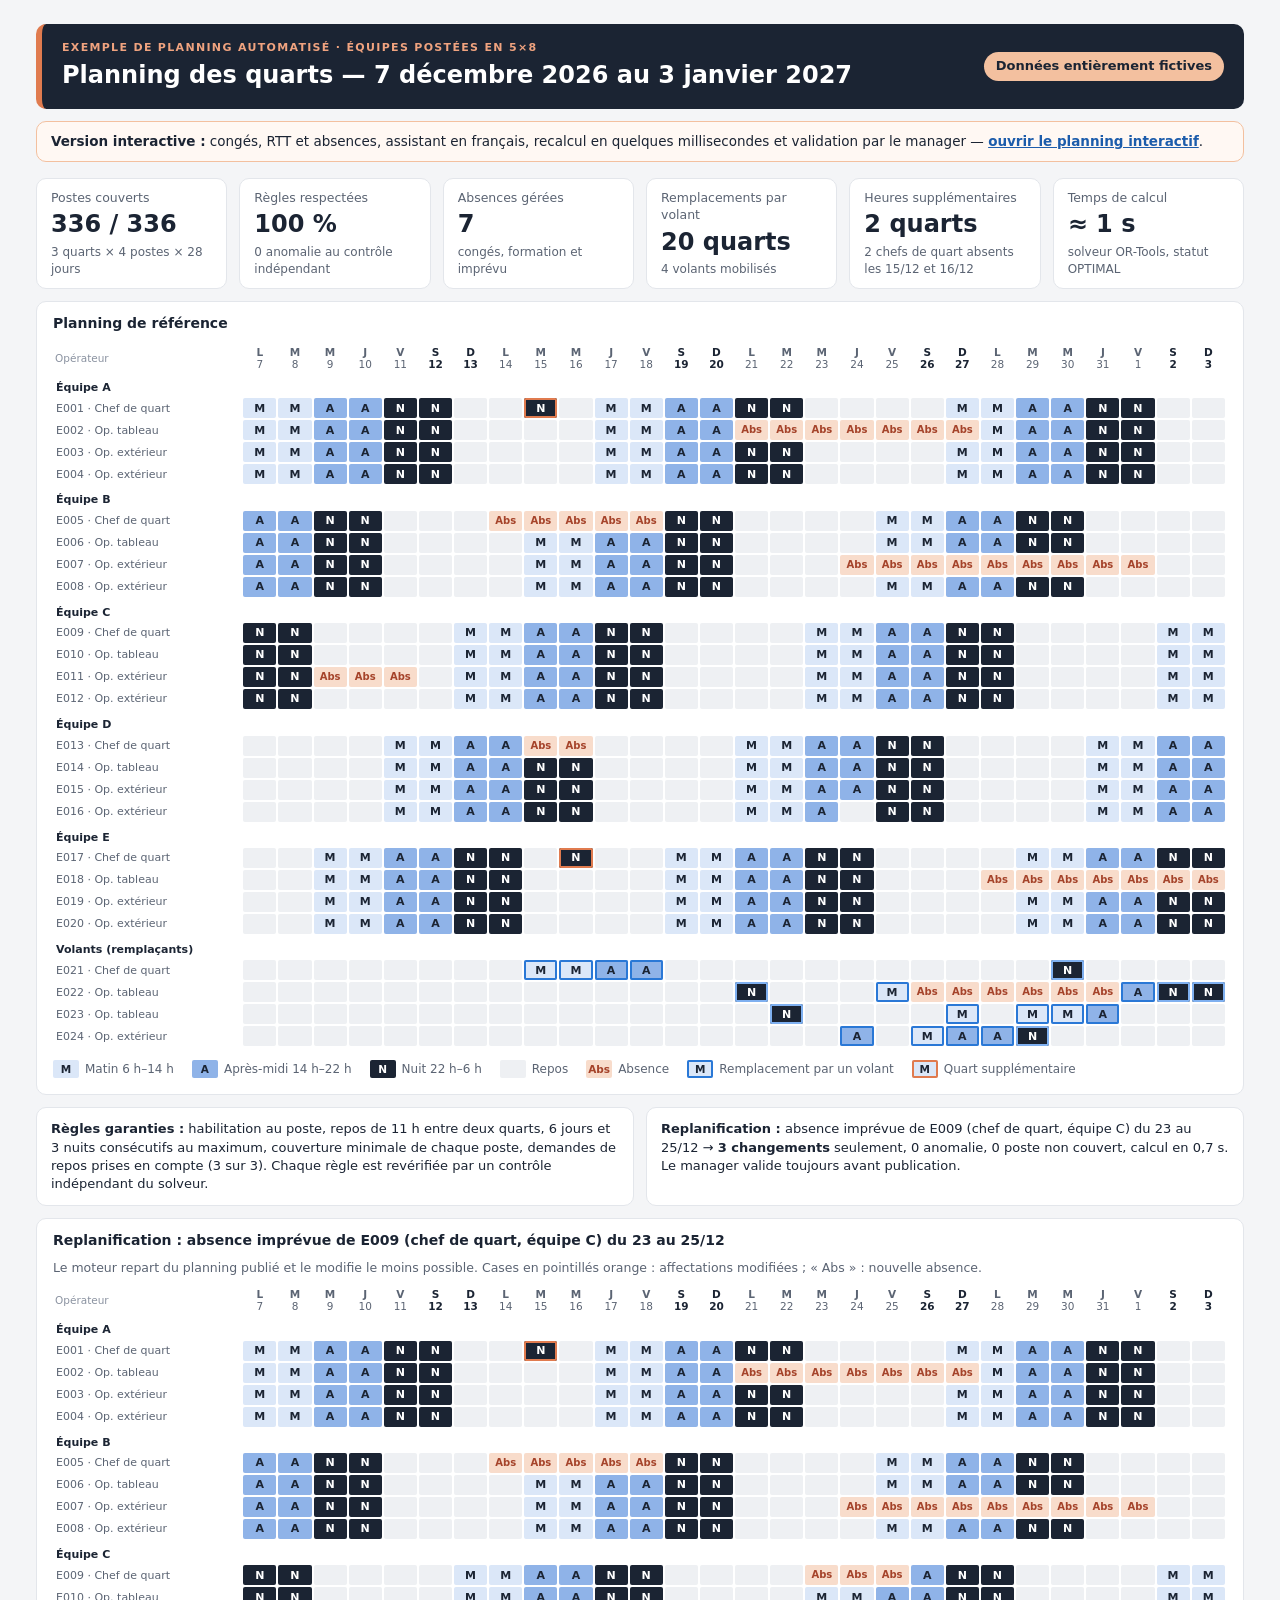
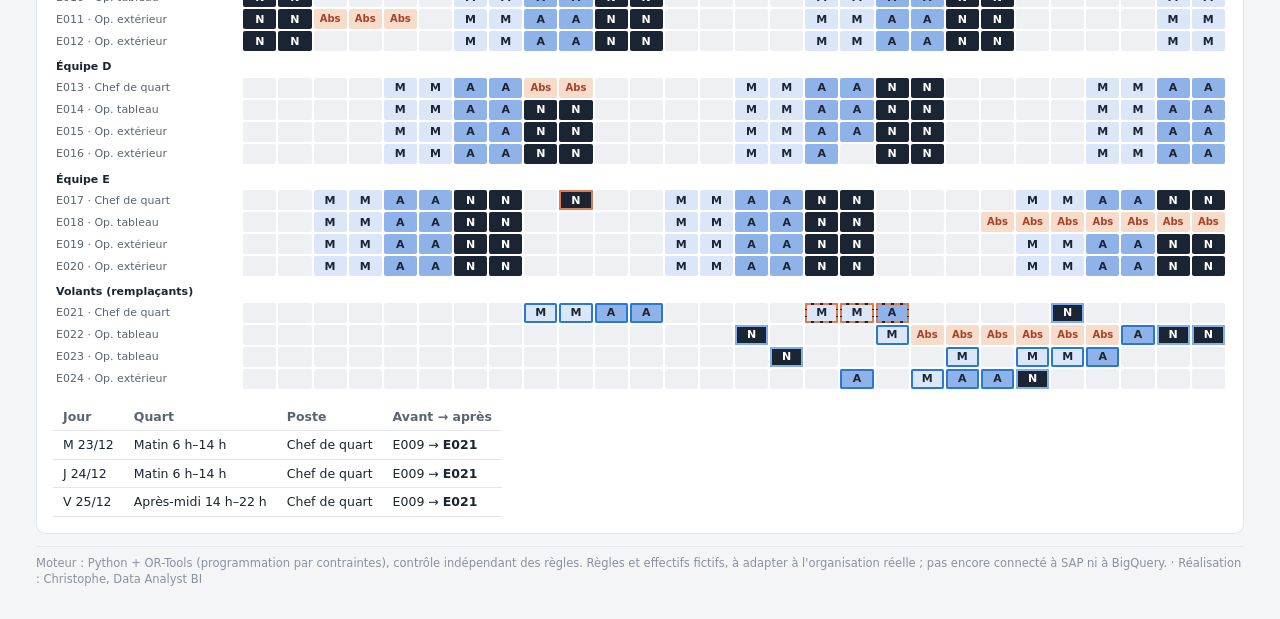
<file: docs/index.html>
<!doctype html>
<html lang="fr">
<head>
<meta charset="utf-8">
<meta name="viewport" content="width=device-width, initial-scale=1">
<title>Planning des quarts — 7 décembre 2026 au 3 janvier 2027</title>
<meta name="description" content="Exemple de planning automatisé d'équipes postées en 5×8 — données entièrement fictives.">
<style>
:root { --fond:#f4f5f7; --carte:#fff; --bord:#e3e6eb; --texte:#1b2433; --texte2:#5b6473; --texte3:#8a92a0;
        --bandeau:#1b2433; --accent:#e07b4f; --m:#dbe7f8; --a:#8fb3e8; --n:#1b2433; --repos:#eef0f3;
        --abs:#f8dccb; --abs-texte:#a5432a; --volant:#2a78d6; --sup:#e07b4f; }
* { box-sizing: border-box; }
body { margin: 0; background: var(--fond); color: var(--texte); font: 14px/1.4 "Segoe UI", Inter, system-ui, -apple-system, sans-serif; }
.page { max-width: 1240px; margin: 0 auto; padding-block: 24px 32px;
        padding-left: max(16px, env(safe-area-inset-left, 0px)); padding-right: max(16px, env(safe-area-inset-right, 0px)); }
.bandeau { display: flex; justify-content: space-between; align-items: center; gap: 16px; flex-wrap: wrap;
           background: var(--bandeau); color: #fff; border-left: 6px solid var(--accent); border-radius: 10px; padding: 16px 20px; }
.surtitre { margin: 0 0 4px; color: #f0a37f; font-size: 11px; font-weight: 600; letter-spacing: .12em; text-transform: uppercase; }
h1 { margin: 0; font-size: clamp(18px, 2.6vw, 24px); font-weight: 650; }
.badge { background: #f3c09f; color: var(--bandeau); font-weight: 650; font-size: 13px; padding: 5px 12px; border-radius: 999px; white-space: nowrap; }
.kpis { display: grid; grid-template-columns: repeat(6, 1fr); gap: 12px; margin: 16px 0 12px; }
.kpi { background: var(--carte); border: 1px solid var(--bord); border-radius: 10px; padding: 10px 14px; }
.kpi h2 { margin: 0; font-size: 12.5px; font-weight: 500; color: var(--texte2); }
.kpi .valeur { margin: 2px 0; font-size: 24px; font-weight: 700; font-variant-numeric: tabular-nums; white-space: nowrap; }
.kpi .detail { margin: 0; font-size: 12px; color: var(--texte2); }
.carte { background: var(--carte); border: 1px solid var(--bord); border-radius: 10px; padding: 12px 16px 16px; margin-bottom: 12px; }
.carte h2 { margin: 0 0 8px; font-size: 14px; font-weight: 650; }
.defile { overflow-x: auto; }
.defile:focus { outline: 2px solid var(--volant); }
.grille { border-collapse: separate; border-spacing: 2px; font-size: 11px; min-width: 980px; width: 100%; }
.grille th { font-weight: 500; color: var(--texte2); }
.grille thead th { font-size: 10.5px; line-height: 1.15; padding: 2px 0; }
.grille thead th span { display: block; font-weight: 600; }
.grille thead th.we { color: var(--texte); font-weight: 700; }
.col-nom { position: sticky; left: 0; background: var(--carte); text-align: left; white-space: nowrap; padding-right: 8px; z-index: 1; font-size: 11px; }
.grille thead .col-nom { color: var(--texte3); }
tr.equipe th { color: var(--texte); font-weight: 700; padding-top: 6px; }
.grille td { height: 20px; min-width: 26px; text-align: center; border-radius: 2px; font-weight: 650; }
.q, .repos, .abs { display: inline-flex; align-items: center; justify-content: center; }
td.q, td.repos, td.abs { display: table-cell; }
.qM { background: var(--m); color: var(--texte); }
.qA { background: var(--a); color: var(--texte); }
.qN { background: var(--n); color: #fff; }
.repos { background: var(--repos); }
.abs { background: var(--abs); color: var(--abs-texte); font-weight: 600; font-size: 10px; }
.volant { box-shadow: inset 0 0 0 2px var(--volant); }
.qN.volant { box-shadow: inset 0 0 0 2px #7fb0f0; }
.sup { box-shadow: inset 0 0 0 2px var(--sup); }
.echange, .modifie { box-shadow: inset 0 0 0 2px var(--texte); outline: 2px dashed var(--sup); outline-offset: -2px; }
.legende { list-style: none; display: flex; flex-wrap: wrap; gap: 8px 18px; padding: 0; margin: 12px 0 0; font-size: 12px; color: var(--texte2); }
.legende li { display: flex; align-items: center; gap: 6px; }
.legende span { width: 26px; height: 18px; border-radius: 2px; font-size: 10.5px; font-weight: 650; }
.encadres { display: grid; grid-template-columns: 1fr 1fr; gap: 12px; margin-bottom: 12px; }
.encadres p { margin: 0; background: var(--carte); border: 1px solid var(--bord); border-radius: 10px; padding: 12px 14px; font-size: 13px; }
.note { margin: 0 0 8px; color: var(--texte2); font-size: 12.5px; }
.diff { border-collapse: collapse; margin-top: 12px; font-size: 12.5px; }
.diff th, .diff td { text-align: left; padding: 5px 10px; border-bottom: 1px solid var(--bord); }
.diff th { color: var(--texte2); font-weight: 600; }
.pied { border-top: 1px solid var(--bord); padding-top: 8px; font-size: 11.5px; color: var(--texte3); }
@media (max-width: 1050px) { .kpis { grid-template-columns: repeat(3, 1fr); } }
.lien-demo { margin: 12px 0 0; background: #fff8f3; border: 1px solid #f3c09f; border-radius: 10px; padding: 10px 14px; font-size: 13.5px; }
.lien-demo a { color: #1c5cab; font-weight: 600; }
.astuce { display: none; margin: 0 0 6px; font-size: 11.5px; color: var(--texte3); }
@media (max-width: 640px) { .carte .astuce { display: block; } .kpis { grid-template-columns: 1fr 1fr; } .encadres { grid-template-columns: 1fr; } .kpi .valeur { font-size: 20px; } }
</style>
</head>
<body>
<main class="page">
  <header class="bandeau">
    <div>
      <p class="surtitre">Exemple de planning automatisé · Équipes postées en 5×8</p>
      <h1>Planning des quarts — 7 décembre 2026 au 3 janvier 2027</h1>
    </div>
    <span class="badge">Données entièrement fictives</span>
  </header>

  <p class="lien-demo"><b>Version interactive :</b> congés, RTT et absences, assistant en français,
     recalcul en quelques millisecondes et validation par le manager — <a href="interactif/">ouvrir le planning interactif</a>.</p>

  <section class="kpis" aria-label="Indicateurs clés"><article class='kpi'><h2>Postes couverts</h2><p class='valeur'>336 / 336</p><p class='detail'>3 quarts × 4 postes × 28 jours</p></article><article class='kpi'><h2>Règles respectées</h2><p class='valeur'>100 %</p><p class='detail'>0 anomalie au contrôle indépendant</p></article><article class='kpi'><h2>Absences gérées</h2><p class='valeur'>7</p><p class='detail'>congés, formation et imprévu</p></article><article class='kpi'><h2>Remplacements par volant</h2><p class='valeur'>20 quarts</p><p class='detail'>4 volants mobilisés</p></article><article class='kpi'><h2>Heures supplémentaires</h2><p class='valeur'>2 quarts</p><p class='detail'>2 chefs de quart absents les 15/12 et 16/12</p></article><article class='kpi'><h2>Temps de calcul</h2><p class='valeur'>≈ 1 s</p><p class='detail'>solveur OR-Tools, statut OPTIMAL</p></article></section>

  <section class="carte">
    <h2>Planning de référence</h2>
    <p class="astuce">← faites défiler la grille horizontalement →</p>
    <div class='defile' tabindex='0' role='region' aria-label='Planning des quarts par opérateur et par jour'><table class='grille'><thead><tr><th class='col-nom' scope='col'>Opérateur</th><th scope='col' class=''><span>L</span>7</th><th scope='col' class=''><span>M</span>8</th><th scope='col' class=''><span>M</span>9</th><th scope='col' class=''><span>J</span>10</th><th scope='col' class=''><span>V</span>11</th><th scope='col' class='we'><span>S</span>12</th><th scope='col' class='we'><span>D</span>13</th><th scope='col' class=''><span>L</span>14</th><th scope='col' class=''><span>M</span>15</th><th scope='col' class=''><span>M</span>16</th><th scope='col' class=''><span>J</span>17</th><th scope='col' class=''><span>V</span>18</th><th scope='col' class='we'><span>S</span>19</th><th scope='col' class='we'><span>D</span>20</th><th scope='col' class=''><span>L</span>21</th><th scope='col' class=''><span>M</span>22</th><th scope='col' class=''><span>M</span>23</th><th scope='col' class=''><span>J</span>24</th><th scope='col' class=''><span>V</span>25</th><th scope='col' class='we'><span>S</span>26</th><th scope='col' class='we'><span>D</span>27</th><th scope='col' class=''><span>L</span>28</th><th scope='col' class=''><span>M</span>29</th><th scope='col' class=''><span>M</span>30</th><th scope='col' class=''><span>J</span>31</th><th scope='col' class=''><span>V</span>1</th><th scope='col' class='we'><span>S</span>2</th><th scope='col' class='we'><span>D</span>3</th></tr></thead><tbody><tr class='equipe'><th class='col-nom' scope='rowgroup'>Équipe A</th><td colspan='28'></td></tr><tr><th class='col-nom' scope='row'>E001 · Chef de quart</th><td class='q qM' title='E001 · L 7/12 · Matin 6 h–14 h · Chef de quart'>M</td><td class='q qM' title='E001 · M 8/12 · Matin 6 h–14 h · Chef de quart'>M</td><td class='q qA' title='E001 · M 9/12 · Après-midi 14 h–22 h · Chef de quart'>A</td><td class='q qA' title='E001 · J 10/12 · Après-midi 14 h–22 h · Chef de quart'>A</td><td class='q qN' title='E001 · V 11/12 · Nuit 22 h–6 h · Chef de quart'>N</td><td class='q qN' title='E001 · S 12/12 · Nuit 22 h–6 h · Chef de quart'>N</td><td class='repos' title='E001 · D 13/12 · Repos'></td><td class='repos' title='E001 · L 14/12 · Repos'></td><td class='q qN sup' title='E001 · M 15/12 · Nuit 22 h–6 h · Chef de quart · quart supplémentaire'>N</td><td class='repos' title='E001 · M 16/12 · Repos'></td><td class='q qM' title='E001 · J 17/12 · Matin 6 h–14 h · Chef de quart'>M</td><td class='q qM' title='E001 · V 18/12 · Matin 6 h–14 h · Chef de quart'>M</td><td class='q qA' title='E001 · S 19/12 · Après-midi 14 h–22 h · Chef de quart'>A</td><td class='q qA' title='E001 · D 20/12 · Après-midi 14 h–22 h · Chef de quart'>A</td><td class='q qN' title='E001 · L 21/12 · Nuit 22 h–6 h · Chef de quart'>N</td><td class='q qN' title='E001 · M 22/12 · Nuit 22 h–6 h · Chef de quart'>N</td><td class='repos' title='E001 · M 23/12 · Repos'></td><td class='repos' title='E001 · J 24/12 · Repos'></td><td class='repos' title='E001 · V 25/12 · Repos'></td><td class='repos' title='E001 · S 26/12 · Repos'></td><td class='q qM' title='E001 · D 27/12 · Matin 6 h–14 h · Chef de quart'>M</td><td class='q qM' title='E001 · L 28/12 · Matin 6 h–14 h · Chef de quart'>M</td><td class='q qA' title='E001 · M 29/12 · Après-midi 14 h–22 h · Chef de quart'>A</td><td class='q qA' title='E001 · M 30/12 · Après-midi 14 h–22 h · Chef de quart'>A</td><td class='q qN' title='E001 · J 31/12 · Nuit 22 h–6 h · Chef de quart'>N</td><td class='q qN' title='E001 · V 1/1 · Nuit 22 h–6 h · Chef de quart'>N</td><td class='repos' title='E001 · S 2/1 · Repos'></td><td class='repos' title='E001 · D 3/1 · Repos'></td></tr><tr><th class='col-nom' scope='row'>E002 · Op. tableau</th><td class='q qM' title='E002 · L 7/12 · Matin 6 h–14 h · Op. tableau'>M</td><td class='q qM' title='E002 · M 8/12 · Matin 6 h–14 h · Op. tableau'>M</td><td class='q qA' title='E002 · M 9/12 · Après-midi 14 h–22 h · Op. tableau'>A</td><td class='q qA' title='E002 · J 10/12 · Après-midi 14 h–22 h · Op. tableau'>A</td><td class='q qN' title='E002 · V 11/12 · Nuit 22 h–6 h · Op. tableau'>N</td><td class='q qN' title='E002 · S 12/12 · Nuit 22 h–6 h · Op. tableau'>N</td><td class='repos' title='E002 · D 13/12 · Repos'></td><td class='repos' title='E002 · L 14/12 · Repos'></td><td class='repos' title='E002 · M 15/12 · Repos'></td><td class='repos' title='E002 · M 16/12 · Repos'></td><td class='q qM' title='E002 · J 17/12 · Matin 6 h–14 h · Op. tableau'>M</td><td class='q qM' title='E002 · V 18/12 · Matin 6 h–14 h · Op. tableau'>M</td><td class='q qA' title='E002 · S 19/12 · Après-midi 14 h–22 h · Op. tableau'>A</td><td class='q qA' title='E002 · D 20/12 · Après-midi 14 h–22 h · Op. tableau'>A</td><td class='abs' title='E002 · L 21/12 · Absence'>Abs</td><td class='abs' title='E002 · M 22/12 · Absence'>Abs</td><td class='abs' title='E002 · M 23/12 · Absence'>Abs</td><td class='abs' title='E002 · J 24/12 · Absence'>Abs</td><td class='abs' title='E002 · V 25/12 · Absence'>Abs</td><td class='abs' title='E002 · S 26/12 · Absence'>Abs</td><td class='abs' title='E002 · D 27/12 · Absence'>Abs</td><td class='q qM' title='E002 · L 28/12 · Matin 6 h–14 h · Op. tableau'>M</td><td class='q qA' title='E002 · M 29/12 · Après-midi 14 h–22 h · Op. tableau'>A</td><td class='q qA' title='E002 · M 30/12 · Après-midi 14 h–22 h · Op. tableau'>A</td><td class='q qN' title='E002 · J 31/12 · Nuit 22 h–6 h · Op. tableau'>N</td><td class='q qN' title='E002 · V 1/1 · Nuit 22 h–6 h · Op. tableau'>N</td><td class='repos' title='E002 · S 2/1 · Repos'></td><td class='repos' title='E002 · D 3/1 · Repos'></td></tr><tr><th class='col-nom' scope='row'>E003 · Op. extérieur</th><td class='q qM' title='E003 · L 7/12 · Matin 6 h–14 h · Op. extérieur'>M</td><td class='q qM' title='E003 · M 8/12 · Matin 6 h–14 h · Op. extérieur'>M</td><td class='q qA' title='E003 · M 9/12 · Après-midi 14 h–22 h · Op. extérieur'>A</td><td class='q qA' title='E003 · J 10/12 · Après-midi 14 h–22 h · Op. extérieur'>A</td><td class='q qN' title='E003 · V 11/12 · Nuit 22 h–6 h · Op. extérieur'>N</td><td class='q qN' title='E003 · S 12/12 · Nuit 22 h–6 h · Op. extérieur'>N</td><td class='repos' title='E003 · D 13/12 · Repos'></td><td class='repos' title='E003 · L 14/12 · Repos'></td><td class='repos' title='E003 · M 15/12 · Repos'></td><td class='repos' title='E003 · M 16/12 · Repos'></td><td class='q qM' title='E003 · J 17/12 · Matin 6 h–14 h · Op. extérieur'>M</td><td class='q qM' title='E003 · V 18/12 · Matin 6 h–14 h · Op. extérieur'>M</td><td class='q qA' title='E003 · S 19/12 · Après-midi 14 h–22 h · Op. extérieur'>A</td><td class='q qA' title='E003 · D 20/12 · Après-midi 14 h–22 h · Op. extérieur'>A</td><td class='q qN' title='E003 · L 21/12 · Nuit 22 h–6 h · Op. extérieur'>N</td><td class='q qN' title='E003 · M 22/12 · Nuit 22 h–6 h · Op. extérieur'>N</td><td class='repos' title='E003 · M 23/12 · Repos'></td><td class='repos' title='E003 · J 24/12 · Repos'></td><td class='repos' title='E003 · V 25/12 · Repos'></td><td class='repos' title='E003 · S 26/12 · Repos'></td><td class='q qM' title='E003 · D 27/12 · Matin 6 h–14 h · Op. extérieur'>M</td><td class='q qM' title='E003 · L 28/12 · Matin 6 h–14 h · Op. extérieur'>M</td><td class='q qA' title='E003 · M 29/12 · Après-midi 14 h–22 h · Op. extérieur'>A</td><td class='q qA' title='E003 · M 30/12 · Après-midi 14 h–22 h · Op. extérieur'>A</td><td class='q qN' title='E003 · J 31/12 · Nuit 22 h–6 h · Op. extérieur'>N</td><td class='q qN' title='E003 · V 1/1 · Nuit 22 h–6 h · Op. extérieur'>N</td><td class='repos' title='E003 · S 2/1 · Repos'></td><td class='repos' title='E003 · D 3/1 · Repos'></td></tr><tr><th class='col-nom' scope='row'>E004 · Op. extérieur</th><td class='q qM' title='E004 · L 7/12 · Matin 6 h–14 h · Op. extérieur'>M</td><td class='q qM' title='E004 · M 8/12 · Matin 6 h–14 h · Op. extérieur'>M</td><td class='q qA' title='E004 · M 9/12 · Après-midi 14 h–22 h · Op. extérieur'>A</td><td class='q qA' title='E004 · J 10/12 · Après-midi 14 h–22 h · Op. extérieur'>A</td><td class='q qN' title='E004 · V 11/12 · Nuit 22 h–6 h · Op. extérieur'>N</td><td class='q qN' title='E004 · S 12/12 · Nuit 22 h–6 h · Op. extérieur'>N</td><td class='repos' title='E004 · D 13/12 · Repos'></td><td class='repos' title='E004 · L 14/12 · Repos'></td><td class='repos' title='E004 · M 15/12 · Repos'></td><td class='repos' title='E004 · M 16/12 · Repos'></td><td class='q qM' title='E004 · J 17/12 · Matin 6 h–14 h · Op. extérieur'>M</td><td class='q qM' title='E004 · V 18/12 · Matin 6 h–14 h · Op. extérieur'>M</td><td class='q qA' title='E004 · S 19/12 · Après-midi 14 h–22 h · Op. extérieur'>A</td><td class='q qA' title='E004 · D 20/12 · Après-midi 14 h–22 h · Op. extérieur'>A</td><td class='q qN' title='E004 · L 21/12 · Nuit 22 h–6 h · Op. extérieur'>N</td><td class='q qN' title='E004 · M 22/12 · Nuit 22 h–6 h · Op. extérieur'>N</td><td class='repos' title='E004 · M 23/12 · Repos'></td><td class='repos' title='E004 · J 24/12 · Repos'></td><td class='repos' title='E004 · V 25/12 · Repos'></td><td class='repos' title='E004 · S 26/12 · Repos'></td><td class='q qM' title='E004 · D 27/12 · Matin 6 h–14 h · Op. extérieur'>M</td><td class='q qM' title='E004 · L 28/12 · Matin 6 h–14 h · Op. extérieur'>M</td><td class='q qA' title='E004 · M 29/12 · Après-midi 14 h–22 h · Op. extérieur'>A</td><td class='q qA' title='E004 · M 30/12 · Après-midi 14 h–22 h · Op. extérieur'>A</td><td class='q qN' title='E004 · J 31/12 · Nuit 22 h–6 h · Op. extérieur'>N</td><td class='q qN' title='E004 · V 1/1 · Nuit 22 h–6 h · Op. extérieur'>N</td><td class='repos' title='E004 · S 2/1 · Repos'></td><td class='repos' title='E004 · D 3/1 · Repos'></td></tr><tr class='equipe'><th class='col-nom' scope='rowgroup'>Équipe B</th><td colspan='28'></td></tr><tr><th class='col-nom' scope='row'>E005 · Chef de quart</th><td class='q qA' title='E005 · L 7/12 · Après-midi 14 h–22 h · Chef de quart'>A</td><td class='q qA' title='E005 · M 8/12 · Après-midi 14 h–22 h · Chef de quart'>A</td><td class='q qN' title='E005 · M 9/12 · Nuit 22 h–6 h · Chef de quart'>N</td><td class='q qN' title='E005 · J 10/12 · Nuit 22 h–6 h · Chef de quart'>N</td><td class='repos' title='E005 · V 11/12 · Repos'></td><td class='repos' title='E005 · S 12/12 · Repos'></td><td class='repos' title='E005 · D 13/12 · Repos'></td><td class='abs' title='E005 · L 14/12 · Absence'>Abs</td><td class='abs' title='E005 · M 15/12 · Absence'>Abs</td><td class='abs' title='E005 · M 16/12 · Absence'>Abs</td><td class='abs' title='E005 · J 17/12 · Absence'>Abs</td><td class='abs' title='E005 · V 18/12 · Absence'>Abs</td><td class='q qN' title='E005 · S 19/12 · Nuit 22 h–6 h · Chef de quart'>N</td><td class='q qN' title='E005 · D 20/12 · Nuit 22 h–6 h · Chef de quart'>N</td><td class='repos' title='E005 · L 21/12 · Repos'></td><td class='repos' title='E005 · M 22/12 · Repos'></td><td class='repos' title='E005 · M 23/12 · Repos'></td><td class='repos' title='E005 · J 24/12 · Repos'></td><td class='q qM' title='E005 · V 25/12 · Matin 6 h–14 h · Chef de quart'>M</td><td class='q qM' title='E005 · S 26/12 · Matin 6 h–14 h · Chef de quart'>M</td><td class='q qA' title='E005 · D 27/12 · Après-midi 14 h–22 h · Chef de quart'>A</td><td class='q qA' title='E005 · L 28/12 · Après-midi 14 h–22 h · Chef de quart'>A</td><td class='q qN' title='E005 · M 29/12 · Nuit 22 h–6 h · Chef de quart'>N</td><td class='q qN' title='E005 · M 30/12 · Nuit 22 h–6 h · Chef de quart'>N</td><td class='repos' title='E005 · J 31/12 · Repos'></td><td class='repos' title='E005 · V 1/1 · Repos'></td><td class='repos' title='E005 · S 2/1 · Repos'></td><td class='repos' title='E005 · D 3/1 · Repos'></td></tr><tr><th class='col-nom' scope='row'>E006 · Op. tableau</th><td class='q qA' title='E006 · L 7/12 · Après-midi 14 h–22 h · Op. tableau'>A</td><td class='q qA' title='E006 · M 8/12 · Après-midi 14 h–22 h · Op. tableau'>A</td><td class='q qN' title='E006 · M 9/12 · Nuit 22 h–6 h · Op. tableau'>N</td><td class='q qN' title='E006 · J 10/12 · Nuit 22 h–6 h · Op. tableau'>N</td><td class='repos' title='E006 · V 11/12 · Repos'></td><td class='repos' title='E006 · S 12/12 · Repos'></td><td class='repos' title='E006 · D 13/12 · Repos'></td><td class='repos' title='E006 · L 14/12 · Repos'></td><td class='q qM' title='E006 · M 15/12 · Matin 6 h–14 h · Op. tableau'>M</td><td class='q qM' title='E006 · M 16/12 · Matin 6 h–14 h · Op. tableau'>M</td><td class='q qA' title='E006 · J 17/12 · Après-midi 14 h–22 h · Op. tableau'>A</td><td class='q qA' title='E006 · V 18/12 · Après-midi 14 h–22 h · Op. tableau'>A</td><td class='q qN' title='E006 · S 19/12 · Nuit 22 h–6 h · Op. tableau'>N</td><td class='q qN' title='E006 · D 20/12 · Nuit 22 h–6 h · Op. tableau'>N</td><td class='repos' title='E006 · L 21/12 · Repos'></td><td class='repos' title='E006 · M 22/12 · Repos'></td><td class='repos' title='E006 · M 23/12 · Repos'></td><td class='repos' title='E006 · J 24/12 · Repos'></td><td class='q qM' title='E006 · V 25/12 · Matin 6 h–14 h · Op. tableau'>M</td><td class='q qM' title='E006 · S 26/12 · Matin 6 h–14 h · Op. tableau'>M</td><td class='q qA' title='E006 · D 27/12 · Après-midi 14 h–22 h · Op. tableau'>A</td><td class='q qA' title='E006 · L 28/12 · Après-midi 14 h–22 h · Op. tableau'>A</td><td class='q qN' title='E006 · M 29/12 · Nuit 22 h–6 h · Op. tableau'>N</td><td class='q qN' title='E006 · M 30/12 · Nuit 22 h–6 h · Op. tableau'>N</td><td class='repos' title='E006 · J 31/12 · Repos'></td><td class='repos' title='E006 · V 1/1 · Repos'></td><td class='repos' title='E006 · S 2/1 · Repos'></td><td class='repos' title='E006 · D 3/1 · Repos'></td></tr><tr><th class='col-nom' scope='row'>E007 · Op. extérieur</th><td class='q qA' title='E007 · L 7/12 · Après-midi 14 h–22 h · Op. extérieur'>A</td><td class='q qA' title='E007 · M 8/12 · Après-midi 14 h–22 h · Op. extérieur'>A</td><td class='q qN' title='E007 · M 9/12 · Nuit 22 h–6 h · Op. extérieur'>N</td><td class='q qN' title='E007 · J 10/12 · Nuit 22 h–6 h · Op. extérieur'>N</td><td class='repos' title='E007 · V 11/12 · Repos'></td><td class='repos' title='E007 · S 12/12 · Repos'></td><td class='repos' title='E007 · D 13/12 · Repos'></td><td class='repos' title='E007 · L 14/12 · Repos'></td><td class='q qM' title='E007 · M 15/12 · Matin 6 h–14 h · Op. extérieur'>M</td><td class='q qM' title='E007 · M 16/12 · Matin 6 h–14 h · Op. extérieur'>M</td><td class='q qA' title='E007 · J 17/12 · Après-midi 14 h–22 h · Op. extérieur'>A</td><td class='q qA' title='E007 · V 18/12 · Après-midi 14 h–22 h · Op. extérieur'>A</td><td class='q qN' title='E007 · S 19/12 · Nuit 22 h–6 h · Op. extérieur'>N</td><td class='q qN' title='E007 · D 20/12 · Nuit 22 h–6 h · Op. extérieur'>N</td><td class='repos' title='E007 · L 21/12 · Repos'></td><td class='repos' title='E007 · M 22/12 · Repos'></td><td class='repos' title='E007 · M 23/12 · Repos'></td><td class='abs' title='E007 · J 24/12 · Absence'>Abs</td><td class='abs' title='E007 · V 25/12 · Absence'>Abs</td><td class='abs' title='E007 · S 26/12 · Absence'>Abs</td><td class='abs' title='E007 · D 27/12 · Absence'>Abs</td><td class='abs' title='E007 · L 28/12 · Absence'>Abs</td><td class='abs' title='E007 · M 29/12 · Absence'>Abs</td><td class='abs' title='E007 · M 30/12 · Absence'>Abs</td><td class='abs' title='E007 · J 31/12 · Absence'>Abs</td><td class='abs' title='E007 · V 1/1 · Absence'>Abs</td><td class='repos' title='E007 · S 2/1 · Repos'></td><td class='repos' title='E007 · D 3/1 · Repos'></td></tr><tr><th class='col-nom' scope='row'>E008 · Op. extérieur</th><td class='q qA' title='E008 · L 7/12 · Après-midi 14 h–22 h · Op. extérieur'>A</td><td class='q qA' title='E008 · M 8/12 · Après-midi 14 h–22 h · Op. extérieur'>A</td><td class='q qN' title='E008 · M 9/12 · Nuit 22 h–6 h · Op. extérieur'>N</td><td class='q qN' title='E008 · J 10/12 · Nuit 22 h–6 h · Op. extérieur'>N</td><td class='repos' title='E008 · V 11/12 · Repos'></td><td class='repos' title='E008 · S 12/12 · Repos'></td><td class='repos' title='E008 · D 13/12 · Repos'></td><td class='repos' title='E008 · L 14/12 · Repos'></td><td class='q qM' title='E008 · M 15/12 · Matin 6 h–14 h · Op. extérieur'>M</td><td class='q qM' title='E008 · M 16/12 · Matin 6 h–14 h · Op. extérieur'>M</td><td class='q qA' title='E008 · J 17/12 · Après-midi 14 h–22 h · Op. extérieur'>A</td><td class='q qA' title='E008 · V 18/12 · Après-midi 14 h–22 h · Op. extérieur'>A</td><td class='q qN' title='E008 · S 19/12 · Nuit 22 h–6 h · Op. extérieur'>N</td><td class='q qN' title='E008 · D 20/12 · Nuit 22 h–6 h · Op. extérieur'>N</td><td class='repos' title='E008 · L 21/12 · Repos'></td><td class='repos' title='E008 · M 22/12 · Repos'></td><td class='repos' title='E008 · M 23/12 · Repos'></td><td class='repos' title='E008 · J 24/12 · Repos'></td><td class='q qM' title='E008 · V 25/12 · Matin 6 h–14 h · Op. extérieur'>M</td><td class='q qM' title='E008 · S 26/12 · Matin 6 h–14 h · Op. extérieur'>M</td><td class='q qA' title='E008 · D 27/12 · Après-midi 14 h–22 h · Op. extérieur'>A</td><td class='q qA' title='E008 · L 28/12 · Après-midi 14 h–22 h · Op. extérieur'>A</td><td class='q qN' title='E008 · M 29/12 · Nuit 22 h–6 h · Op. extérieur'>N</td><td class='q qN' title='E008 · M 30/12 · Nuit 22 h–6 h · Op. extérieur'>N</td><td class='repos' title='E008 · J 31/12 · Repos'></td><td class='repos' title='E008 · V 1/1 · Repos'></td><td class='repos' title='E008 · S 2/1 · Repos'></td><td class='repos' title='E008 · D 3/1 · Repos'></td></tr><tr class='equipe'><th class='col-nom' scope='rowgroup'>Équipe C</th><td colspan='28'></td></tr><tr><th class='col-nom' scope='row'>E009 · Chef de quart</th><td class='q qN' title='E009 · L 7/12 · Nuit 22 h–6 h · Chef de quart'>N</td><td class='q qN' title='E009 · M 8/12 · Nuit 22 h–6 h · Chef de quart'>N</td><td class='repos' title='E009 · M 9/12 · Repos'></td><td class='repos' title='E009 · J 10/12 · Repos'></td><td class='repos' title='E009 · V 11/12 · Repos'></td><td class='repos' title='E009 · S 12/12 · Repos'></td><td class='q qM' title='E009 · D 13/12 · Matin 6 h–14 h · Chef de quart'>M</td><td class='q qM' title='E009 · L 14/12 · Matin 6 h–14 h · Chef de quart'>M</td><td class='q qA' title='E009 · M 15/12 · Après-midi 14 h–22 h · Chef de quart'>A</td><td class='q qA' title='E009 · M 16/12 · Après-midi 14 h–22 h · Chef de quart'>A</td><td class='q qN' title='E009 · J 17/12 · Nuit 22 h–6 h · Chef de quart'>N</td><td class='q qN' title='E009 · V 18/12 · Nuit 22 h–6 h · Chef de quart'>N</td><td class='repos' title='E009 · S 19/12 · Repos'></td><td class='repos' title='E009 · D 20/12 · Repos'></td><td class='repos' title='E009 · L 21/12 · Repos'></td><td class='repos' title='E009 · M 22/12 · Repos'></td><td class='q qM' title='E009 · M 23/12 · Matin 6 h–14 h · Chef de quart'>M</td><td class='q qM' title='E009 · J 24/12 · Matin 6 h–14 h · Chef de quart'>M</td><td class='q qA' title='E009 · V 25/12 · Après-midi 14 h–22 h · Chef de quart'>A</td><td class='q qA' title='E009 · S 26/12 · Après-midi 14 h–22 h · Chef de quart'>A</td><td class='q qN' title='E009 · D 27/12 · Nuit 22 h–6 h · Chef de quart'>N</td><td class='q qN' title='E009 · L 28/12 · Nuit 22 h–6 h · Chef de quart'>N</td><td class='repos' title='E009 · M 29/12 · Repos'></td><td class='repos' title='E009 · M 30/12 · Repos'></td><td class='repos' title='E009 · J 31/12 · Repos'></td><td class='repos' title='E009 · V 1/1 · Repos'></td><td class='q qM' title='E009 · S 2/1 · Matin 6 h–14 h · Chef de quart'>M</td><td class='q qM' title='E009 · D 3/1 · Matin 6 h–14 h · Chef de quart'>M</td></tr><tr><th class='col-nom' scope='row'>E010 · Op. tableau</th><td class='q qN' title='E010 · L 7/12 · Nuit 22 h–6 h · Op. tableau'>N</td><td class='q qN' title='E010 · M 8/12 · Nuit 22 h–6 h · Op. tableau'>N</td><td class='repos' title='E010 · M 9/12 · Repos'></td><td class='repos' title='E010 · J 10/12 · Repos'></td><td class='repos' title='E010 · V 11/12 · Repos'></td><td class='repos' title='E010 · S 12/12 · Repos'></td><td class='q qM' title='E010 · D 13/12 · Matin 6 h–14 h · Op. tableau'>M</td><td class='q qM' title='E010 · L 14/12 · Matin 6 h–14 h · Op. tableau'>M</td><td class='q qA' title='E010 · M 15/12 · Après-midi 14 h–22 h · Op. tableau'>A</td><td class='q qA' title='E010 · M 16/12 · Après-midi 14 h–22 h · Op. tableau'>A</td><td class='q qN' title='E010 · J 17/12 · Nuit 22 h–6 h · Op. tableau'>N</td><td class='q qN' title='E010 · V 18/12 · Nuit 22 h–6 h · Op. tableau'>N</td><td class='repos' title='E010 · S 19/12 · Repos'></td><td class='repos' title='E010 · D 20/12 · Repos'></td><td class='repos' title='E010 · L 21/12 · Repos'></td><td class='repos' title='E010 · M 22/12 · Repos'></td><td class='q qM' title='E010 · M 23/12 · Matin 6 h–14 h · Op. tableau'>M</td><td class='q qM' title='E010 · J 24/12 · Matin 6 h–14 h · Op. tableau'>M</td><td class='q qA' title='E010 · V 25/12 · Après-midi 14 h–22 h · Op. tableau'>A</td><td class='q qA' title='E010 · S 26/12 · Après-midi 14 h–22 h · Op. tableau'>A</td><td class='q qN' title='E010 · D 27/12 · Nuit 22 h–6 h · Op. tableau'>N</td><td class='q qN' title='E010 · L 28/12 · Nuit 22 h–6 h · Op. tableau'>N</td><td class='repos' title='E010 · M 29/12 · Repos'></td><td class='repos' title='E010 · M 30/12 · Repos'></td><td class='repos' title='E010 · J 31/12 · Repos'></td><td class='repos' title='E010 · V 1/1 · Repos'></td><td class='q qM' title='E010 · S 2/1 · Matin 6 h–14 h · Op. tableau'>M</td><td class='q qM' title='E010 · D 3/1 · Matin 6 h–14 h · Op. tableau'>M</td></tr><tr><th class='col-nom' scope='row'>E011 · Op. extérieur</th><td class='q qN' title='E011 · L 7/12 · Nuit 22 h–6 h · Op. extérieur'>N</td><td class='q qN' title='E011 · M 8/12 · Nuit 22 h–6 h · Op. extérieur'>N</td><td class='abs' title='E011 · M 9/12 · Absence'>Abs</td><td class='abs' title='E011 · J 10/12 · Absence'>Abs</td><td class='abs' title='E011 · V 11/12 · Absence'>Abs</td><td class='repos' title='E011 · S 12/12 · Repos'></td><td class='q qM' title='E011 · D 13/12 · Matin 6 h–14 h · Op. extérieur'>M</td><td class='q qM' title='E011 · L 14/12 · Matin 6 h–14 h · Op. extérieur'>M</td><td class='q qA' title='E011 · M 15/12 · Après-midi 14 h–22 h · Op. extérieur'>A</td><td class='q qA' title='E011 · M 16/12 · Après-midi 14 h–22 h · Op. extérieur'>A</td><td class='q qN' title='E011 · J 17/12 · Nuit 22 h–6 h · Op. extérieur'>N</td><td class='q qN' title='E011 · V 18/12 · Nuit 22 h–6 h · Op. extérieur'>N</td><td class='repos' title='E011 · S 19/12 · Repos'></td><td class='repos' title='E011 · D 20/12 · Repos'></td><td class='repos' title='E011 · L 21/12 · Repos'></td><td class='repos' title='E011 · M 22/12 · Repos'></td><td class='q qM' title='E011 · M 23/12 · Matin 6 h–14 h · Op. extérieur'>M</td><td class='q qM' title='E011 · J 24/12 · Matin 6 h–14 h · Op. extérieur'>M</td><td class='q qA' title='E011 · V 25/12 · Après-midi 14 h–22 h · Op. extérieur'>A</td><td class='q qA' title='E011 · S 26/12 · Après-midi 14 h–22 h · Op. extérieur'>A</td><td class='q qN' title='E011 · D 27/12 · Nuit 22 h–6 h · Op. extérieur'>N</td><td class='q qN' title='E011 · L 28/12 · Nuit 22 h–6 h · Op. extérieur'>N</td><td class='repos' title='E011 · M 29/12 · Repos'></td><td class='repos' title='E011 · M 30/12 · Repos'></td><td class='repos' title='E011 · J 31/12 · Repos'></td><td class='repos' title='E011 · V 1/1 · Repos'></td><td class='q qM' title='E011 · S 2/1 · Matin 6 h–14 h · Op. extérieur'>M</td><td class='q qM' title='E011 · D 3/1 · Matin 6 h–14 h · Op. extérieur'>M</td></tr><tr><th class='col-nom' scope='row'>E012 · Op. extérieur</th><td class='q qN' title='E012 · L 7/12 · Nuit 22 h–6 h · Op. extérieur'>N</td><td class='q qN' title='E012 · M 8/12 · Nuit 22 h–6 h · Op. extérieur'>N</td><td class='repos' title='E012 · M 9/12 · Repos'></td><td class='repos' title='E012 · J 10/12 · Repos'></td><td class='repos' title='E012 · V 11/12 · Repos'></td><td class='repos' title='E012 · S 12/12 · Repos'></td><td class='q qM' title='E012 · D 13/12 · Matin 6 h–14 h · Op. extérieur'>M</td><td class='q qM' title='E012 · L 14/12 · Matin 6 h–14 h · Op. extérieur'>M</td><td class='q qA' title='E012 · M 15/12 · Après-midi 14 h–22 h · Op. extérieur'>A</td><td class='q qA' title='E012 · M 16/12 · Après-midi 14 h–22 h · Op. extérieur'>A</td><td class='q qN' title='E012 · J 17/12 · Nuit 22 h–6 h · Op. extérieur'>N</td><td class='q qN' title='E012 · V 18/12 · Nuit 22 h–6 h · Op. extérieur'>N</td><td class='repos' title='E012 · S 19/12 · Repos'></td><td class='repos' title='E012 · D 20/12 · Repos'></td><td class='repos' title='E012 · L 21/12 · Repos'></td><td class='repos' title='E012 · M 22/12 · Repos'></td><td class='q qM' title='E012 · M 23/12 · Matin 6 h–14 h · Op. extérieur'>M</td><td class='q qM' title='E012 · J 24/12 · Matin 6 h–14 h · Op. extérieur'>M</td><td class='q qA' title='E012 · V 25/12 · Après-midi 14 h–22 h · Op. extérieur'>A</td><td class='q qA' title='E012 · S 26/12 · Après-midi 14 h–22 h · Op. extérieur'>A</td><td class='q qN' title='E012 · D 27/12 · Nuit 22 h–6 h · Op. extérieur'>N</td><td class='q qN' title='E012 · L 28/12 · Nuit 22 h–6 h · Op. extérieur'>N</td><td class='repos' title='E012 · M 29/12 · Repos'></td><td class='repos' title='E012 · M 30/12 · Repos'></td><td class='repos' title='E012 · J 31/12 · Repos'></td><td class='repos' title='E012 · V 1/1 · Repos'></td><td class='q qM' title='E012 · S 2/1 · Matin 6 h–14 h · Op. extérieur'>M</td><td class='q qM' title='E012 · D 3/1 · Matin 6 h–14 h · Op. extérieur'>M</td></tr><tr class='equipe'><th class='col-nom' scope='rowgroup'>Équipe D</th><td colspan='28'></td></tr><tr><th class='col-nom' scope='row'>E013 · Chef de quart</th><td class='repos' title='E013 · L 7/12 · Repos'></td><td class='repos' title='E013 · M 8/12 · Repos'></td><td class='repos' title='E013 · M 9/12 · Repos'></td><td class='repos' title='E013 · J 10/12 · Repos'></td><td class='q qM' title='E013 · V 11/12 · Matin 6 h–14 h · Chef de quart'>M</td><td class='q qM' title='E013 · S 12/12 · Matin 6 h–14 h · Chef de quart'>M</td><td class='q qA' title='E013 · D 13/12 · Après-midi 14 h–22 h · Chef de quart'>A</td><td class='q qA' title='E013 · L 14/12 · Après-midi 14 h–22 h · Chef de quart'>A</td><td class='abs' title='E013 · M 15/12 · Absence'>Abs</td><td class='abs' title='E013 · M 16/12 · Absence'>Abs</td><td class='repos' title='E013 · J 17/12 · Repos'></td><td class='repos' title='E013 · V 18/12 · Repos'></td><td class='repos' title='E013 · S 19/12 · Repos'></td><td class='repos' title='E013 · D 20/12 · Repos'></td><td class='q qM' title='E013 · L 21/12 · Matin 6 h–14 h · Chef de quart'>M</td><td class='q qM' title='E013 · M 22/12 · Matin 6 h–14 h · Chef de quart'>M</td><td class='q qA' title='E013 · M 23/12 · Après-midi 14 h–22 h · Chef de quart'>A</td><td class='q qA' title='E013 · J 24/12 · Après-midi 14 h–22 h · Chef de quart'>A</td><td class='q qN' title='E013 · V 25/12 · Nuit 22 h–6 h · Chef de quart'>N</td><td class='q qN' title='E013 · S 26/12 · Nuit 22 h–6 h · Chef de quart'>N</td><td class='repos' title='E013 · D 27/12 · Repos'></td><td class='repos' title='E013 · L 28/12 · Repos'></td><td class='repos' title='E013 · M 29/12 · Repos'></td><td class='repos' title='E013 · M 30/12 · Repos'></td><td class='q qM' title='E013 · J 31/12 · Matin 6 h–14 h · Chef de quart'>M</td><td class='q qM' title='E013 · V 1/1 · Matin 6 h–14 h · Chef de quart'>M</td><td class='q qA' title='E013 · S 2/1 · Après-midi 14 h–22 h · Chef de quart'>A</td><td class='q qA' title='E013 · D 3/1 · Après-midi 14 h–22 h · Chef de quart'>A</td></tr><tr><th class='col-nom' scope='row'>E014 · Op. tableau</th><td class='repos' title='E014 · L 7/12 · Repos'></td><td class='repos' title='E014 · M 8/12 · Repos'></td><td class='repos' title='E014 · M 9/12 · Repos'></td><td class='repos' title='E014 · J 10/12 · Repos'></td><td class='q qM' title='E014 · V 11/12 · Matin 6 h–14 h · Op. tableau'>M</td><td class='q qM' title='E014 · S 12/12 · Matin 6 h–14 h · Op. tableau'>M</td><td class='q qA' title='E014 · D 13/12 · Après-midi 14 h–22 h · Op. tableau'>A</td><td class='q qA' title='E014 · L 14/12 · Après-midi 14 h–22 h · Op. tableau'>A</td><td class='q qN' title='E014 · M 15/12 · Nuit 22 h–6 h · Op. tableau'>N</td><td class='q qN' title='E014 · M 16/12 · Nuit 22 h–6 h · Op. tableau'>N</td><td class='repos' title='E014 · J 17/12 · Repos'></td><td class='repos' title='E014 · V 18/12 · Repos'></td><td class='repos' title='E014 · S 19/12 · Repos'></td><td class='repos' title='E014 · D 20/12 · Repos'></td><td class='q qM' title='E014 · L 21/12 · Matin 6 h–14 h · Op. tableau'>M</td><td class='q qM' title='E014 · M 22/12 · Matin 6 h–14 h · Op. tableau'>M</td><td class='q qA' title='E014 · M 23/12 · Après-midi 14 h–22 h · Op. tableau'>A</td><td class='q qA' title='E014 · J 24/12 · Après-midi 14 h–22 h · Op. tableau'>A</td><td class='q qN' title='E014 · V 25/12 · Nuit 22 h–6 h · Op. tableau'>N</td><td class='q qN' title='E014 · S 26/12 · Nuit 22 h–6 h · Op. tableau'>N</td><td class='repos' title='E014 · D 27/12 · Repos'></td><td class='repos' title='E014 · L 28/12 · Repos'></td><td class='repos' title='E014 · M 29/12 · Repos'></td><td class='repos' title='E014 · M 30/12 · Repos'></td><td class='q qM' title='E014 · J 31/12 · Matin 6 h–14 h · Op. tableau'>M</td><td class='q qM' title='E014 · V 1/1 · Matin 6 h–14 h · Op. tableau'>M</td><td class='q qA' title='E014 · S 2/1 · Après-midi 14 h–22 h · Op. tableau'>A</td><td class='q qA' title='E014 · D 3/1 · Après-midi 14 h–22 h · Op. tableau'>A</td></tr><tr><th class='col-nom' scope='row'>E015 · Op. extérieur</th><td class='repos' title='E015 · L 7/12 · Repos'></td><td class='repos' title='E015 · M 8/12 · Repos'></td><td class='repos' title='E015 · M 9/12 · Repos'></td><td class='repos' title='E015 · J 10/12 · Repos'></td><td class='q qM' title='E015 · V 11/12 · Matin 6 h–14 h · Op. extérieur'>M</td><td class='q qM' title='E015 · S 12/12 · Matin 6 h–14 h · Op. extérieur'>M</td><td class='q qA' title='E015 · D 13/12 · Après-midi 14 h–22 h · Op. extérieur'>A</td><td class='q qA' title='E015 · L 14/12 · Après-midi 14 h–22 h · Op. extérieur'>A</td><td class='q qN' title='E015 · M 15/12 · Nuit 22 h–6 h · Op. extérieur'>N</td><td class='q qN' title='E015 · M 16/12 · Nuit 22 h–6 h · Op. extérieur'>N</td><td class='repos' title='E015 · J 17/12 · Repos'></td><td class='repos' title='E015 · V 18/12 · Repos'></td><td class='repos' title='E015 · S 19/12 · Repos'></td><td class='repos' title='E015 · D 20/12 · Repos'></td><td class='q qM' title='E015 · L 21/12 · Matin 6 h–14 h · Op. extérieur'>M</td><td class='q qM' title='E015 · M 22/12 · Matin 6 h–14 h · Op. extérieur'>M</td><td class='q qA' title='E015 · M 23/12 · Après-midi 14 h–22 h · Op. extérieur'>A</td><td class='q qA' title='E015 · J 24/12 · Après-midi 14 h–22 h · Op. extérieur'>A</td><td class='q qN' title='E015 · V 25/12 · Nuit 22 h–6 h · Op. extérieur'>N</td><td class='q qN' title='E015 · S 26/12 · Nuit 22 h–6 h · Op. extérieur'>N</td><td class='repos' title='E015 · D 27/12 · Repos'></td><td class='repos' title='E015 · L 28/12 · Repos'></td><td class='repos' title='E015 · M 29/12 · Repos'></td><td class='repos' title='E015 · M 30/12 · Repos'></td><td class='q qM' title='E015 · J 31/12 · Matin 6 h–14 h · Op. extérieur'>M</td><td class='q qM' title='E015 · V 1/1 · Matin 6 h–14 h · Op. extérieur'>M</td><td class='q qA' title='E015 · S 2/1 · Après-midi 14 h–22 h · Op. extérieur'>A</td><td class='q qA' title='E015 · D 3/1 · Après-midi 14 h–22 h · Op. extérieur'>A</td></tr><tr><th class='col-nom' scope='row'>E016 · Op. extérieur</th><td class='repos' title='E016 · L 7/12 · Repos'></td><td class='repos' title='E016 · M 8/12 · Repos'></td><td class='repos' title='E016 · M 9/12 · Repos'></td><td class='repos' title='E016 · J 10/12 · Repos'></td><td class='q qM' title='E016 · V 11/12 · Matin 6 h–14 h · Op. extérieur'>M</td><td class='q qM' title='E016 · S 12/12 · Matin 6 h–14 h · Op. extérieur'>M</td><td class='q qA' title='E016 · D 13/12 · Après-midi 14 h–22 h · Op. extérieur'>A</td><td class='q qA' title='E016 · L 14/12 · Après-midi 14 h–22 h · Op. extérieur'>A</td><td class='q qN' title='E016 · M 15/12 · Nuit 22 h–6 h · Op. extérieur'>N</td><td class='q qN' title='E016 · M 16/12 · Nuit 22 h–6 h · Op. extérieur'>N</td><td class='repos' title='E016 · J 17/12 · Repos'></td><td class='repos' title='E016 · V 18/12 · Repos'></td><td class='repos' title='E016 · S 19/12 · Repos'></td><td class='repos' title='E016 · D 20/12 · Repos'></td><td class='q qM' title='E016 · L 21/12 · Matin 6 h–14 h · Op. extérieur'>M</td><td class='q qM' title='E016 · M 22/12 · Matin 6 h–14 h · Op. extérieur'>M</td><td class='q qA' title='E016 · M 23/12 · Après-midi 14 h–22 h · Op. extérieur'>A</td><td class='repos' title='E016 · J 24/12 · Repos'></td><td class='q qN' title='E016 · V 25/12 · Nuit 22 h–6 h · Op. extérieur'>N</td><td class='q qN' title='E016 · S 26/12 · Nuit 22 h–6 h · Op. extérieur'>N</td><td class='repos' title='E016 · D 27/12 · Repos'></td><td class='repos' title='E016 · L 28/12 · Repos'></td><td class='repos' title='E016 · M 29/12 · Repos'></td><td class='repos' title='E016 · M 30/12 · Repos'></td><td class='q qM' title='E016 · J 31/12 · Matin 6 h–14 h · Op. extérieur'>M</td><td class='q qM' title='E016 · V 1/1 · Matin 6 h–14 h · Op. extérieur'>M</td><td class='q qA' title='E016 · S 2/1 · Après-midi 14 h–22 h · Op. extérieur'>A</td><td class='q qA' title='E016 · D 3/1 · Après-midi 14 h–22 h · Op. extérieur'>A</td></tr><tr class='equipe'><th class='col-nom' scope='rowgroup'>Équipe E</th><td colspan='28'></td></tr><tr><th class='col-nom' scope='row'>E017 · Chef de quart</th><td class='repos' title='E017 · L 7/12 · Repos'></td><td class='repos' title='E017 · M 8/12 · Repos'></td><td class='q qM' title='E017 · M 9/12 · Matin 6 h–14 h · Chef de quart'>M</td><td class='q qM' title='E017 · J 10/12 · Matin 6 h–14 h · Chef de quart'>M</td><td class='q qA' title='E017 · V 11/12 · Après-midi 14 h–22 h · Chef de quart'>A</td><td class='q qA' title='E017 · S 12/12 · Après-midi 14 h–22 h · Chef de quart'>A</td><td class='q qN' title='E017 · D 13/12 · Nuit 22 h–6 h · Chef de quart'>N</td><td class='q qN' title='E017 · L 14/12 · Nuit 22 h–6 h · Chef de quart'>N</td><td class='repos' title='E017 · M 15/12 · Repos'></td><td class='q qN sup' title='E017 · M 16/12 · Nuit 22 h–6 h · Chef de quart · quart supplémentaire'>N</td><td class='repos' title='E017 · J 17/12 · Repos'></td><td class='repos' title='E017 · V 18/12 · Repos'></td><td class='q qM' title='E017 · S 19/12 · Matin 6 h–14 h · Chef de quart'>M</td><td class='q qM' title='E017 · D 20/12 · Matin 6 h–14 h · Chef de quart'>M</td><td class='q qA' title='E017 · L 21/12 · Après-midi 14 h–22 h · Chef de quart'>A</td><td class='q qA' title='E017 · M 22/12 · Après-midi 14 h–22 h · Chef de quart'>A</td><td class='q qN' title='E017 · M 23/12 · Nuit 22 h–6 h · Chef de quart'>N</td><td class='q qN' title='E017 · J 24/12 · Nuit 22 h–6 h · Chef de quart'>N</td><td class='repos' title='E017 · V 25/12 · Repos'></td><td class='repos' title='E017 · S 26/12 · Repos'></td><td class='repos' title='E017 · D 27/12 · Repos'></td><td class='repos' title='E017 · L 28/12 · Repos'></td><td class='q qM' title='E017 · M 29/12 · Matin 6 h–14 h · Chef de quart'>M</td><td class='q qM' title='E017 · M 30/12 · Matin 6 h–14 h · Chef de quart'>M</td><td class='q qA' title='E017 · J 31/12 · Après-midi 14 h–22 h · Chef de quart'>A</td><td class='q qA' title='E017 · V 1/1 · Après-midi 14 h–22 h · Chef de quart'>A</td><td class='q qN' title='E017 · S 2/1 · Nuit 22 h–6 h · Chef de quart'>N</td><td class='q qN' title='E017 · D 3/1 · Nuit 22 h–6 h · Chef de quart'>N</td></tr><tr><th class='col-nom' scope='row'>E018 · Op. tableau</th><td class='repos' title='E018 · L 7/12 · Repos'></td><td class='repos' title='E018 · M 8/12 · Repos'></td><td class='q qM' title='E018 · M 9/12 · Matin 6 h–14 h · Op. tableau'>M</td><td class='q qM' title='E018 · J 10/12 · Matin 6 h–14 h · Op. tableau'>M</td><td class='q qA' title='E018 · V 11/12 · Après-midi 14 h–22 h · Op. tableau'>A</td><td class='q qA' title='E018 · S 12/12 · Après-midi 14 h–22 h · Op. tableau'>A</td><td class='q qN' title='E018 · D 13/12 · Nuit 22 h–6 h · Op. tableau'>N</td><td class='q qN' title='E018 · L 14/12 · Nuit 22 h–6 h · Op. tableau'>N</td><td class='repos' title='E018 · M 15/12 · Repos'></td><td class='repos' title='E018 · M 16/12 · Repos'></td><td class='repos' title='E018 · J 17/12 · Repos'></td><td class='repos' title='E018 · V 18/12 · Repos'></td><td class='q qM' title='E018 · S 19/12 · Matin 6 h–14 h · Op. tableau'>M</td><td class='q qM' title='E018 · D 20/12 · Matin 6 h–14 h · Op. tableau'>M</td><td class='q qA' title='E018 · L 21/12 · Après-midi 14 h–22 h · Op. tableau'>A</td><td class='q qA' title='E018 · M 22/12 · Après-midi 14 h–22 h · Op. tableau'>A</td><td class='q qN' title='E018 · M 23/12 · Nuit 22 h–6 h · Op. tableau'>N</td><td class='q qN' title='E018 · J 24/12 · Nuit 22 h–6 h · Op. tableau'>N</td><td class='repos' title='E018 · V 25/12 · Repos'></td><td class='repos' title='E018 · S 26/12 · Repos'></td><td class='repos' title='E018 · D 27/12 · Repos'></td><td class='abs' title='E018 · L 28/12 · Absence'>Abs</td><td class='abs' title='E018 · M 29/12 · Absence'>Abs</td><td class='abs' title='E018 · M 30/12 · Absence'>Abs</td><td class='abs' title='E018 · J 31/12 · Absence'>Abs</td><td class='abs' title='E018 · V 1/1 · Absence'>Abs</td><td class='abs' title='E018 · S 2/1 · Absence'>Abs</td><td class='abs' title='E018 · D 3/1 · Absence'>Abs</td></tr><tr><th class='col-nom' scope='row'>E019 · Op. extérieur</th><td class='repos' title='E019 · L 7/12 · Repos'></td><td class='repos' title='E019 · M 8/12 · Repos'></td><td class='q qM' title='E019 · M 9/12 · Matin 6 h–14 h · Op. extérieur'>M</td><td class='q qM' title='E019 · J 10/12 · Matin 6 h–14 h · Op. extérieur'>M</td><td class='q qA' title='E019 · V 11/12 · Après-midi 14 h–22 h · Op. extérieur'>A</td><td class='q qA' title='E019 · S 12/12 · Après-midi 14 h–22 h · Op. extérieur'>A</td><td class='q qN' title='E019 · D 13/12 · Nuit 22 h–6 h · Op. extérieur'>N</td><td class='q qN' title='E019 · L 14/12 · Nuit 22 h–6 h · Op. extérieur'>N</td><td class='repos' title='E019 · M 15/12 · Repos'></td><td class='repos' title='E019 · M 16/12 · Repos'></td><td class='repos' title='E019 · J 17/12 · Repos'></td><td class='repos' title='E019 · V 18/12 · Repos'></td><td class='q qM' title='E019 · S 19/12 · Matin 6 h–14 h · Op. extérieur'>M</td><td class='q qM' title='E019 · D 20/12 · Matin 6 h–14 h · Op. extérieur'>M</td><td class='q qA' title='E019 · L 21/12 · Après-midi 14 h–22 h · Op. extérieur'>A</td><td class='q qA' title='E019 · M 22/12 · Après-midi 14 h–22 h · Op. extérieur'>A</td><td class='q qN' title='E019 · M 23/12 · Nuit 22 h–6 h · Op. extérieur'>N</td><td class='q qN' title='E019 · J 24/12 · Nuit 22 h–6 h · Op. extérieur'>N</td><td class='repos' title='E019 · V 25/12 · Repos'></td><td class='repos' title='E019 · S 26/12 · Repos'></td><td class='repos' title='E019 · D 27/12 · Repos'></td><td class='repos' title='E019 · L 28/12 · Repos'></td><td class='q qM' title='E019 · M 29/12 · Matin 6 h–14 h · Op. extérieur'>M</td><td class='q qM' title='E019 · M 30/12 · Matin 6 h–14 h · Op. extérieur'>M</td><td class='q qA' title='E019 · J 31/12 · Après-midi 14 h–22 h · Op. extérieur'>A</td><td class='q qA' title='E019 · V 1/1 · Après-midi 14 h–22 h · Op. extérieur'>A</td><td class='q qN' title='E019 · S 2/1 · Nuit 22 h–6 h · Op. extérieur'>N</td><td class='q qN' title='E019 · D 3/1 · Nuit 22 h–6 h · Op. extérieur'>N</td></tr><tr><th class='col-nom' scope='row'>E020 · Op. extérieur</th><td class='repos' title='E020 · L 7/12 · Repos'></td><td class='repos' title='E020 · M 8/12 · Repos'></td><td class='q qM' title='E020 · M 9/12 · Matin 6 h–14 h · Op. extérieur'>M</td><td class='q qM' title='E020 · J 10/12 · Matin 6 h–14 h · Op. extérieur'>M</td><td class='q qA' title='E020 · V 11/12 · Après-midi 14 h–22 h · Op. extérieur'>A</td><td class='q qA' title='E020 · S 12/12 · Après-midi 14 h–22 h · Op. extérieur'>A</td><td class='q qN' title='E020 · D 13/12 · Nuit 22 h–6 h · Op. extérieur'>N</td><td class='q qN' title='E020 · L 14/12 · Nuit 22 h–6 h · Op. extérieur'>N</td><td class='repos' title='E020 · M 15/12 · Repos'></td><td class='repos' title='E020 · M 16/12 · Repos'></td><td class='repos' title='E020 · J 17/12 · Repos'></td><td class='repos' title='E020 · V 18/12 · Repos'></td><td class='q qM' title='E020 · S 19/12 · Matin 6 h–14 h · Op. extérieur'>M</td><td class='q qM' title='E020 · D 20/12 · Matin 6 h–14 h · Op. extérieur'>M</td><td class='q qA' title='E020 · L 21/12 · Après-midi 14 h–22 h · Op. extérieur'>A</td><td class='q qA' title='E020 · M 22/12 · Après-midi 14 h–22 h · Op. extérieur'>A</td><td class='q qN' title='E020 · M 23/12 · Nuit 22 h–6 h · Op. extérieur'>N</td><td class='q qN' title='E020 · J 24/12 · Nuit 22 h–6 h · Op. extérieur'>N</td><td class='repos' title='E020 · V 25/12 · Repos'></td><td class='repos' title='E020 · S 26/12 · Repos'></td><td class='repos' title='E020 · D 27/12 · Repos'></td><td class='repos' title='E020 · L 28/12 · Repos'></td><td class='q qM' title='E020 · M 29/12 · Matin 6 h–14 h · Op. extérieur'>M</td><td class='q qM' title='E020 · M 30/12 · Matin 6 h–14 h · Op. extérieur'>M</td><td class='q qA' title='E020 · J 31/12 · Après-midi 14 h–22 h · Op. extérieur'>A</td><td class='q qA' title='E020 · V 1/1 · Après-midi 14 h–22 h · Op. extérieur'>A</td><td class='q qN' title='E020 · S 2/1 · Nuit 22 h–6 h · Op. extérieur'>N</td><td class='q qN' title='E020 · D 3/1 · Nuit 22 h–6 h · Op. extérieur'>N</td></tr><tr class='equipe'><th class='col-nom' scope='rowgroup'>Volants (remplaçants)</th><td colspan='28'></td></tr><tr><th class='col-nom' scope='row'>E021 · Chef de quart</th><td class='repos' title='E021 · L 7/12 · Repos'></td><td class='repos' title='E021 · M 8/12 · Repos'></td><td class='repos' title='E021 · M 9/12 · Repos'></td><td class='repos' title='E021 · J 10/12 · Repos'></td><td class='repos' title='E021 · V 11/12 · Repos'></td><td class='repos' title='E021 · S 12/12 · Repos'></td><td class='repos' title='E021 · D 13/12 · Repos'></td><td class='repos' title='E021 · L 14/12 · Repos'></td><td class='q qM volant' title='E021 · M 15/12 · Matin 6 h–14 h · Chef de quart · remplacement par un volant'>M</td><td class='q qM volant' title='E021 · M 16/12 · Matin 6 h–14 h · Chef de quart · remplacement par un volant'>M</td><td class='q qA volant' title='E021 · J 17/12 · Après-midi 14 h–22 h · Chef de quart · remplacement par un volant'>A</td><td class='q qA volant' title='E021 · V 18/12 · Après-midi 14 h–22 h · Chef de quart · remplacement par un volant'>A</td><td class='repos' title='E021 · S 19/12 · Repos'></td><td class='repos' title='E021 · D 20/12 · Repos'></td><td class='repos' title='E021 · L 21/12 · Repos'></td><td class='repos' title='E021 · M 22/12 · Repos'></td><td class='repos' title='E021 · M 23/12 · Repos'></td><td class='repos' title='E021 · J 24/12 · Repos'></td><td class='repos' title='E021 · V 25/12 · Repos'></td><td class='repos' title='E021 · S 26/12 · Repos'></td><td class='repos' title='E021 · D 27/12 · Repos'></td><td class='repos' title='E021 · L 28/12 · Repos'></td><td class='repos' title='E021 · M 29/12 · Repos'></td><td class='q qN volant' title='E021 · M 30/12 · Nuit 22 h–6 h · Op. extérieur · remplacement par un volant'>N</td><td class='repos' title='E021 · J 31/12 · Repos'></td><td class='repos' title='E021 · V 1/1 · Repos'></td><td class='repos' title='E021 · S 2/1 · Repos'></td><td class='repos' title='E021 · D 3/1 · Repos'></td></tr><tr><th class='col-nom' scope='row'>E022 · Op. tableau</th><td class='repos' title='E022 · L 7/12 · Repos'></td><td class='repos' title='E022 · M 8/12 · Repos'></td><td class='repos' title='E022 · M 9/12 · Repos'></td><td class='repos' title='E022 · J 10/12 · Repos'></td><td class='repos' title='E022 · V 11/12 · Repos'></td><td class='repos' title='E022 · S 12/12 · Repos'></td><td class='repos' title='E022 · D 13/12 · Repos'></td><td class='repos' title='E022 · L 14/12 · Repos'></td><td class='repos' title='E022 · M 15/12 · Repos'></td><td class='repos' title='E022 · M 16/12 · Repos'></td><td class='repos' title='E022 · J 17/12 · Repos'></td><td class='repos' title='E022 · V 18/12 · Repos'></td><td class='repos' title='E022 · S 19/12 · Repos'></td><td class='repos' title='E022 · D 20/12 · Repos'></td><td class='q qN volant' title='E022 · L 21/12 · Nuit 22 h–6 h · Op. tableau · remplacement par un volant'>N</td><td class='repos' title='E022 · M 22/12 · Repos'></td><td class='repos' title='E022 · M 23/12 · Repos'></td><td class='repos' title='E022 · J 24/12 · Repos'></td><td class='q qM volant' title='E022 · V 25/12 · Matin 6 h–14 h · Op. extérieur · remplacement par un volant'>M</td><td class='abs' title='E022 · S 26/12 · Absence'>Abs</td><td class='abs' title='E022 · D 27/12 · Absence'>Abs</td><td class='abs' title='E022 · L 28/12 · Absence'>Abs</td><td class='abs' title='E022 · M 29/12 · Absence'>Abs</td><td class='abs' title='E022 · M 30/12 · Absence'>Abs</td><td class='abs' title='E022 · J 31/12 · Absence'>Abs</td><td class='q qA volant' title='E022 · V 1/1 · Après-midi 14 h–22 h · Op. tableau · remplacement par un volant'>A</td><td class='q qN volant' title='E022 · S 2/1 · Nuit 22 h–6 h · Op. tableau · remplacement par un volant'>N</td><td class='q qN volant' title='E022 · D 3/1 · Nuit 22 h–6 h · Op. tableau · remplacement par un volant'>N</td></tr><tr><th class='col-nom' scope='row'>E023 · Op. tableau</th><td class='repos' title='E023 · L 7/12 · Repos'></td><td class='repos' title='E023 · M 8/12 · Repos'></td><td class='repos' title='E023 · M 9/12 · Repos'></td><td class='repos' title='E023 · J 10/12 · Repos'></td><td class='repos' title='E023 · V 11/12 · Repos'></td><td class='repos' title='E023 · S 12/12 · Repos'></td><td class='repos' title='E023 · D 13/12 · Repos'></td><td class='repos' title='E023 · L 14/12 · Repos'></td><td class='repos' title='E023 · M 15/12 · Repos'></td><td class='repos' title='E023 · M 16/12 · Repos'></td><td class='repos' title='E023 · J 17/12 · Repos'></td><td class='repos' title='E023 · V 18/12 · Repos'></td><td class='repos' title='E023 · S 19/12 · Repos'></td><td class='repos' title='E023 · D 20/12 · Repos'></td><td class='repos' title='E023 · L 21/12 · Repos'></td><td class='q qN volant' title='E023 · M 22/12 · Nuit 22 h–6 h · Op. tableau · remplacement par un volant'>N</td><td class='repos' title='E023 · M 23/12 · Repos'></td><td class='repos' title='E023 · J 24/12 · Repos'></td><td class='repos' title='E023 · V 25/12 · Repos'></td><td class='repos' title='E023 · S 26/12 · Repos'></td><td class='q qM volant' title='E023 · D 27/12 · Matin 6 h–14 h · Op. tableau · remplacement par un volant'>M</td><td class='repos' title='E023 · L 28/12 · Repos'></td><td class='q qM volant' title='E023 · M 29/12 · Matin 6 h–14 h · Op. tableau · remplacement par un volant'>M</td><td class='q qM volant' title='E023 · M 30/12 · Matin 6 h–14 h · Op. tableau · remplacement par un volant'>M</td><td class='q qA volant' title='E023 · J 31/12 · Après-midi 14 h–22 h · Op. tableau · remplacement par un volant'>A</td><td class='repos' title='E023 · V 1/1 · Repos'></td><td class='repos' title='E023 · S 2/1 · Repos'></td><td class='repos' title='E023 · D 3/1 · Repos'></td></tr><tr><th class='col-nom' scope='row'>E024 · Op. extérieur</th><td class='repos' title='E024 · L 7/12 · Repos'></td><td class='repos' title='E024 · M 8/12 · Repos'></td><td class='repos' title='E024 · M 9/12 · Repos'></td><td class='repos' title='E024 · J 10/12 · Repos'></td><td class='repos' title='E024 · V 11/12 · Repos'></td><td class='repos' title='E024 · S 12/12 · Repos'></td><td class='repos' title='E024 · D 13/12 · Repos'></td><td class='repos' title='E024 · L 14/12 · Repos'></td><td class='repos' title='E024 · M 15/12 · Repos'></td><td class='repos' title='E024 · M 16/12 · Repos'></td><td class='repos' title='E024 · J 17/12 · Repos'></td><td class='repos' title='E024 · V 18/12 · Repos'></td><td class='repos' title='E024 · S 19/12 · Repos'></td><td class='repos' title='E024 · D 20/12 · Repos'></td><td class='repos' title='E024 · L 21/12 · Repos'></td><td class='repos' title='E024 · M 22/12 · Repos'></td><td class='repos' title='E024 · M 23/12 · Repos'></td><td class='q qA volant' title='E024 · J 24/12 · Après-midi 14 h–22 h · Op. extérieur · remplacement par un volant'>A</td><td class='repos' title='E024 · V 25/12 · Repos'></td><td class='q qM volant' title='E024 · S 26/12 · Matin 6 h–14 h · Op. extérieur · remplacement par un volant'>M</td><td class='q qA volant' title='E024 · D 27/12 · Après-midi 14 h–22 h · Op. extérieur · remplacement par un volant'>A</td><td class='q qA volant' title='E024 · L 28/12 · Après-midi 14 h–22 h · Op. extérieur · remplacement par un volant'>A</td><td class='q qN volant' title='E024 · M 29/12 · Nuit 22 h–6 h · Op. extérieur · remplacement par un volant'>N</td><td class='repos' title='E024 · M 30/12 · Repos'></td><td class='repos' title='E024 · J 31/12 · Repos'></td><td class='repos' title='E024 · V 1/1 · Repos'></td><td class='repos' title='E024 · S 2/1 · Repos'></td><td class='repos' title='E024 · D 3/1 · Repos'></td></tr></tbody></table></div>
    <ul class="legende">
  <li><span class="q qM">M</span>Matin 6 h–14 h</li>
  <li><span class="q qA">A</span>Après-midi 14 h–22 h</li>
  <li><span class="q qN">N</span>Nuit 22 h–6 h</li>
  <li><span class="repos"></span>Repos</li>
  <li><span class="abs">Abs</span>Absence</li>
  <li><span class="q qM volant">M</span>Remplacement par un volant</li>
  <li><span class="q qM sup">M</span>Quart supplémentaire</li>
</ul>
  </section>

  <div class="encadres">
    <p><b>Règles garanties :</b> habilitation au poste, repos de 11 h entre deux quarts, 6 jours et 3 nuits consécutifs au maximum, couverture minimale de chaque poste, demandes de repos prises en compte (3 sur 3). Chaque règle est revérifiée par un contrôle indépendant du solveur.</p>
    <p><b>Replanification :</b> absence imprévue de E009 (chef de quart, équipe C) du 23 au 25/12 → <b>3 changements</b> seulement, 0 anomalie, 0 poste non couvert, calcul en 0,7 s. Le manager valide toujours avant publication.</p>
  </div>

  <section class="carte">
  <h2>Replanification : absence imprévue de E009 (chef de quart, équipe C) du 23 au 25/12</h2>
  <p class="note">Le moteur repart du planning publié et le modifie le moins possible.
     Cases en pointillés orange : affectations modifiées ; « Abs » : nouvelle absence.</p>
  <div class='defile' tabindex='0' role='region' aria-label='Planning après replanification'><table class='grille'><thead><tr><th class='col-nom' scope='col'>Opérateur</th><th scope='col' class=''><span>L</span>7</th><th scope='col' class=''><span>M</span>8</th><th scope='col' class=''><span>M</span>9</th><th scope='col' class=''><span>J</span>10</th><th scope='col' class=''><span>V</span>11</th><th scope='col' class='we'><span>S</span>12</th><th scope='col' class='we'><span>D</span>13</th><th scope='col' class=''><span>L</span>14</th><th scope='col' class=''><span>M</span>15</th><th scope='col' class=''><span>M</span>16</th><th scope='col' class=''><span>J</span>17</th><th scope='col' class=''><span>V</span>18</th><th scope='col' class='we'><span>S</span>19</th><th scope='col' class='we'><span>D</span>20</th><th scope='col' class=''><span>L</span>21</th><th scope='col' class=''><span>M</span>22</th><th scope='col' class=''><span>M</span>23</th><th scope='col' class=''><span>J</span>24</th><th scope='col' class=''><span>V</span>25</th><th scope='col' class='we'><span>S</span>26</th><th scope='col' class='we'><span>D</span>27</th><th scope='col' class=''><span>L</span>28</th><th scope='col' class=''><span>M</span>29</th><th scope='col' class=''><span>M</span>30</th><th scope='col' class=''><span>J</span>31</th><th scope='col' class=''><span>V</span>1</th><th scope='col' class='we'><span>S</span>2</th><th scope='col' class='we'><span>D</span>3</th></tr></thead><tbody><tr class='equipe'><th class='col-nom' scope='rowgroup'>Équipe A</th><td colspan='28'></td></tr><tr><th class='col-nom' scope='row'>E001 · Chef de quart</th><td class='q qM' title='E001 · L 7/12 · Matin 6 h–14 h · Chef de quart'>M</td><td class='q qM' title='E001 · M 8/12 · Matin 6 h–14 h · Chef de quart'>M</td><td class='q qA' title='E001 · M 9/12 · Après-midi 14 h–22 h · Chef de quart'>A</td><td class='q qA' title='E001 · J 10/12 · Après-midi 14 h–22 h · Chef de quart'>A</td><td class='q qN' title='E001 · V 11/12 · Nuit 22 h–6 h · Chef de quart'>N</td><td class='q qN' title='E001 · S 12/12 · Nuit 22 h–6 h · Chef de quart'>N</td><td class='repos' title='E001 · D 13/12 · Repos'></td><td class='repos' title='E001 · L 14/12 · Repos'></td><td class='q qN sup' title='E001 · M 15/12 · Nuit 22 h–6 h · Chef de quart · quart supplémentaire'>N</td><td class='repos' title='E001 · M 16/12 · Repos'></td><td class='q qM' title='E001 · J 17/12 · Matin 6 h–14 h · Chef de quart'>M</td><td class='q qM' title='E001 · V 18/12 · Matin 6 h–14 h · Chef de quart'>M</td><td class='q qA' title='E001 · S 19/12 · Après-midi 14 h–22 h · Chef de quart'>A</td><td class='q qA' title='E001 · D 20/12 · Après-midi 14 h–22 h · Chef de quart'>A</td><td class='q qN' title='E001 · L 21/12 · Nuit 22 h–6 h · Chef de quart'>N</td><td class='q qN' title='E001 · M 22/12 · Nuit 22 h–6 h · Chef de quart'>N</td><td class='repos' title='E001 · M 23/12 · Repos'></td><td class='repos' title='E001 · J 24/12 · Repos'></td><td class='repos' title='E001 · V 25/12 · Repos'></td><td class='repos' title='E001 · S 26/12 · Repos'></td><td class='q qM' title='E001 · D 27/12 · Matin 6 h–14 h · Chef de quart'>M</td><td class='q qM' title='E001 · L 28/12 · Matin 6 h–14 h · Chef de quart'>M</td><td class='q qA' title='E001 · M 29/12 · Après-midi 14 h–22 h · Chef de quart'>A</td><td class='q qA' title='E001 · M 30/12 · Après-midi 14 h–22 h · Chef de quart'>A</td><td class='q qN' title='E001 · J 31/12 · Nuit 22 h–6 h · Chef de quart'>N</td><td class='q qN' title='E001 · V 1/1 · Nuit 22 h–6 h · Chef de quart'>N</td><td class='repos' title='E001 · S 2/1 · Repos'></td><td class='repos' title='E001 · D 3/1 · Repos'></td></tr><tr><th class='col-nom' scope='row'>E002 · Op. tableau</th><td class='q qM' title='E002 · L 7/12 · Matin 6 h–14 h · Op. tableau'>M</td><td class='q qM' title='E002 · M 8/12 · Matin 6 h–14 h · Op. tableau'>M</td><td class='q qA' title='E002 · M 9/12 · Après-midi 14 h–22 h · Op. tableau'>A</td><td class='q qA' title='E002 · J 10/12 · Après-midi 14 h–22 h · Op. tableau'>A</td><td class='q qN' title='E002 · V 11/12 · Nuit 22 h–6 h · Op. tableau'>N</td><td class='q qN' title='E002 · S 12/12 · Nuit 22 h–6 h · Op. tableau'>N</td><td class='repos' title='E002 · D 13/12 · Repos'></td><td class='repos' title='E002 · L 14/12 · Repos'></td><td class='repos' title='E002 · M 15/12 · Repos'></td><td class='repos' title='E002 · M 16/12 · Repos'></td><td class='q qM' title='E002 · J 17/12 · Matin 6 h–14 h · Op. tableau'>M</td><td class='q qM' title='E002 · V 18/12 · Matin 6 h–14 h · Op. tableau'>M</td><td class='q qA' title='E002 · S 19/12 · Après-midi 14 h–22 h · Op. tableau'>A</td><td class='q qA' title='E002 · D 20/12 · Après-midi 14 h–22 h · Op. tableau'>A</td><td class='abs' title='E002 · L 21/12 · Absence'>Abs</td><td class='abs' title='E002 · M 22/12 · Absence'>Abs</td><td class='abs' title='E002 · M 23/12 · Absence'>Abs</td><td class='abs' title='E002 · J 24/12 · Absence'>Abs</td><td class='abs' title='E002 · V 25/12 · Absence'>Abs</td><td class='abs' title='E002 · S 26/12 · Absence'>Abs</td><td class='abs' title='E002 · D 27/12 · Absence'>Abs</td><td class='q qM' title='E002 · L 28/12 · Matin 6 h–14 h · Op. tableau'>M</td><td class='q qA' title='E002 · M 29/12 · Après-midi 14 h–22 h · Op. tableau'>A</td><td class='q qA' title='E002 · M 30/12 · Après-midi 14 h–22 h · Op. tableau'>A</td><td class='q qN' title='E002 · J 31/12 · Nuit 22 h–6 h · Op. tableau'>N</td><td class='q qN' title='E002 · V 1/1 · Nuit 22 h–6 h · Op. tableau'>N</td><td class='repos' title='E002 · S 2/1 · Repos'></td><td class='repos' title='E002 · D 3/1 · Repos'></td></tr><tr><th class='col-nom' scope='row'>E003 · Op. extérieur</th><td class='q qM' title='E003 · L 7/12 · Matin 6 h–14 h · Op. extérieur'>M</td><td class='q qM' title='E003 · M 8/12 · Matin 6 h–14 h · Op. extérieur'>M</td><td class='q qA' title='E003 · M 9/12 · Après-midi 14 h–22 h · Op. extérieur'>A</td><td class='q qA' title='E003 · J 10/12 · Après-midi 14 h–22 h · Op. extérieur'>A</td><td class='q qN' title='E003 · V 11/12 · Nuit 22 h–6 h · Op. extérieur'>N</td><td class='q qN' title='E003 · S 12/12 · Nuit 22 h–6 h · Op. extérieur'>N</td><td class='repos' title='E003 · D 13/12 · Repos'></td><td class='repos' title='E003 · L 14/12 · Repos'></td><td class='repos' title='E003 · M 15/12 · Repos'></td><td class='repos' title='E003 · M 16/12 · Repos'></td><td class='q qM' title='E003 · J 17/12 · Matin 6 h–14 h · Op. extérieur'>M</td><td class='q qM' title='E003 · V 18/12 · Matin 6 h–14 h · Op. extérieur'>M</td><td class='q qA' title='E003 · S 19/12 · Après-midi 14 h–22 h · Op. extérieur'>A</td><td class='q qA' title='E003 · D 20/12 · Après-midi 14 h–22 h · Op. extérieur'>A</td><td class='q qN' title='E003 · L 21/12 · Nuit 22 h–6 h · Op. extérieur'>N</td><td class='q qN' title='E003 · M 22/12 · Nuit 22 h–6 h · Op. extérieur'>N</td><td class='repos' title='E003 · M 23/12 · Repos'></td><td class='repos' title='E003 · J 24/12 · Repos'></td><td class='repos' title='E003 · V 25/12 · Repos'></td><td class='repos' title='E003 · S 26/12 · Repos'></td><td class='q qM' title='E003 · D 27/12 · Matin 6 h–14 h · Op. extérieur'>M</td><td class='q qM' title='E003 · L 28/12 · Matin 6 h–14 h · Op. extérieur'>M</td><td class='q qA' title='E003 · M 29/12 · Après-midi 14 h–22 h · Op. extérieur'>A</td><td class='q qA' title='E003 · M 30/12 · Après-midi 14 h–22 h · Op. extérieur'>A</td><td class='q qN' title='E003 · J 31/12 · Nuit 22 h–6 h · Op. extérieur'>N</td><td class='q qN' title='E003 · V 1/1 · Nuit 22 h–6 h · Op. extérieur'>N</td><td class='repos' title='E003 · S 2/1 · Repos'></td><td class='repos' title='E003 · D 3/1 · Repos'></td></tr><tr><th class='col-nom' scope='row'>E004 · Op. extérieur</th><td class='q qM' title='E004 · L 7/12 · Matin 6 h–14 h · Op. extérieur'>M</td><td class='q qM' title='E004 · M 8/12 · Matin 6 h–14 h · Op. extérieur'>M</td><td class='q qA' title='E004 · M 9/12 · Après-midi 14 h–22 h · Op. extérieur'>A</td><td class='q qA' title='E004 · J 10/12 · Après-midi 14 h–22 h · Op. extérieur'>A</td><td class='q qN' title='E004 · V 11/12 · Nuit 22 h–6 h · Op. extérieur'>N</td><td class='q qN' title='E004 · S 12/12 · Nuit 22 h–6 h · Op. extérieur'>N</td><td class='repos' title='E004 · D 13/12 · Repos'></td><td class='repos' title='E004 · L 14/12 · Repos'></td><td class='repos' title='E004 · M 15/12 · Repos'></td><td class='repos' title='E004 · M 16/12 · Repos'></td><td class='q qM' title='E004 · J 17/12 · Matin 6 h–14 h · Op. extérieur'>M</td><td class='q qM' title='E004 · V 18/12 · Matin 6 h–14 h · Op. extérieur'>M</td><td class='q qA' title='E004 · S 19/12 · Après-midi 14 h–22 h · Op. extérieur'>A</td><td class='q qA' title='E004 · D 20/12 · Après-midi 14 h–22 h · Op. extérieur'>A</td><td class='q qN' title='E004 · L 21/12 · Nuit 22 h–6 h · Op. extérieur'>N</td><td class='q qN' title='E004 · M 22/12 · Nuit 22 h–6 h · Op. extérieur'>N</td><td class='repos' title='E004 · M 23/12 · Repos'></td><td class='repos' title='E004 · J 24/12 · Repos'></td><td class='repos' title='E004 · V 25/12 · Repos'></td><td class='repos' title='E004 · S 26/12 · Repos'></td><td class='q qM' title='E004 · D 27/12 · Matin 6 h–14 h · Op. extérieur'>M</td><td class='q qM' title='E004 · L 28/12 · Matin 6 h–14 h · Op. extérieur'>M</td><td class='q qA' title='E004 · M 29/12 · Après-midi 14 h–22 h · Op. extérieur'>A</td><td class='q qA' title='E004 · M 30/12 · Après-midi 14 h–22 h · Op. extérieur'>A</td><td class='q qN' title='E004 · J 31/12 · Nuit 22 h–6 h · Op. extérieur'>N</td><td class='q qN' title='E004 · V 1/1 · Nuit 22 h–6 h · Op. extérieur'>N</td><td class='repos' title='E004 · S 2/1 · Repos'></td><td class='repos' title='E004 · D 3/1 · Repos'></td></tr><tr class='equipe'><th class='col-nom' scope='rowgroup'>Équipe B</th><td colspan='28'></td></tr><tr><th class='col-nom' scope='row'>E005 · Chef de quart</th><td class='q qA' title='E005 · L 7/12 · Après-midi 14 h–22 h · Chef de quart'>A</td><td class='q qA' title='E005 · M 8/12 · Après-midi 14 h–22 h · Chef de quart'>A</td><td class='q qN' title='E005 · M 9/12 · Nuit 22 h–6 h · Chef de quart'>N</td><td class='q qN' title='E005 · J 10/12 · Nuit 22 h–6 h · Chef de quart'>N</td><td class='repos' title='E005 · V 11/12 · Repos'></td><td class='repos' title='E005 · S 12/12 · Repos'></td><td class='repos' title='E005 · D 13/12 · Repos'></td><td class='abs' title='E005 · L 14/12 · Absence'>Abs</td><td class='abs' title='E005 · M 15/12 · Absence'>Abs</td><td class='abs' title='E005 · M 16/12 · Absence'>Abs</td><td class='abs' title='E005 · J 17/12 · Absence'>Abs</td><td class='abs' title='E005 · V 18/12 · Absence'>Abs</td><td class='q qN' title='E005 · S 19/12 · Nuit 22 h–6 h · Chef de quart'>N</td><td class='q qN' title='E005 · D 20/12 · Nuit 22 h–6 h · Chef de quart'>N</td><td class='repos' title='E005 · L 21/12 · Repos'></td><td class='repos' title='E005 · M 22/12 · Repos'></td><td class='repos' title='E005 · M 23/12 · Repos'></td><td class='repos' title='E005 · J 24/12 · Repos'></td><td class='q qM' title='E005 · V 25/12 · Matin 6 h–14 h · Chef de quart'>M</td><td class='q qM' title='E005 · S 26/12 · Matin 6 h–14 h · Chef de quart'>M</td><td class='q qA' title='E005 · D 27/12 · Après-midi 14 h–22 h · Chef de quart'>A</td><td class='q qA' title='E005 · L 28/12 · Après-midi 14 h–22 h · Chef de quart'>A</td><td class='q qN' title='E005 · M 29/12 · Nuit 22 h–6 h · Chef de quart'>N</td><td class='q qN' title='E005 · M 30/12 · Nuit 22 h–6 h · Chef de quart'>N</td><td class='repos' title='E005 · J 31/12 · Repos'></td><td class='repos' title='E005 · V 1/1 · Repos'></td><td class='repos' title='E005 · S 2/1 · Repos'></td><td class='repos' title='E005 · D 3/1 · Repos'></td></tr><tr><th class='col-nom' scope='row'>E006 · Op. tableau</th><td class='q qA' title='E006 · L 7/12 · Après-midi 14 h–22 h · Op. tableau'>A</td><td class='q qA' title='E006 · M 8/12 · Après-midi 14 h–22 h · Op. tableau'>A</td><td class='q qN' title='E006 · M 9/12 · Nuit 22 h–6 h · Op. tableau'>N</td><td class='q qN' title='E006 · J 10/12 · Nuit 22 h–6 h · Op. tableau'>N</td><td class='repos' title='E006 · V 11/12 · Repos'></td><td class='repos' title='E006 · S 12/12 · Repos'></td><td class='repos' title='E006 · D 13/12 · Repos'></td><td class='repos' title='E006 · L 14/12 · Repos'></td><td class='q qM' title='E006 · M 15/12 · Matin 6 h–14 h · Op. tableau'>M</td><td class='q qM' title='E006 · M 16/12 · Matin 6 h–14 h · Op. tableau'>M</td><td class='q qA' title='E006 · J 17/12 · Après-midi 14 h–22 h · Op. tableau'>A</td><td class='q qA' title='E006 · V 18/12 · Après-midi 14 h–22 h · Op. tableau'>A</td><td class='q qN' title='E006 · S 19/12 · Nuit 22 h–6 h · Op. tableau'>N</td><td class='q qN' title='E006 · D 20/12 · Nuit 22 h–6 h · Op. tableau'>N</td><td class='repos' title='E006 · L 21/12 · Repos'></td><td class='repos' title='E006 · M 22/12 · Repos'></td><td class='repos' title='E006 · M 23/12 · Repos'></td><td class='repos' title='E006 · J 24/12 · Repos'></td><td class='q qM' title='E006 · V 25/12 · Matin 6 h–14 h · Op. tableau'>M</td><td class='q qM' title='E006 · S 26/12 · Matin 6 h–14 h · Op. tableau'>M</td><td class='q qA' title='E006 · D 27/12 · Après-midi 14 h–22 h · Op. tableau'>A</td><td class='q qA' title='E006 · L 28/12 · Après-midi 14 h–22 h · Op. tableau'>A</td><td class='q qN' title='E006 · M 29/12 · Nuit 22 h–6 h · Op. tableau'>N</td><td class='q qN' title='E006 · M 30/12 · Nuit 22 h–6 h · Op. tableau'>N</td><td class='repos' title='E006 · J 31/12 · Repos'></td><td class='repos' title='E006 · V 1/1 · Repos'></td><td class='repos' title='E006 · S 2/1 · Repos'></td><td class='repos' title='E006 · D 3/1 · Repos'></td></tr><tr><th class='col-nom' scope='row'>E007 · Op. extérieur</th><td class='q qA' title='E007 · L 7/12 · Après-midi 14 h–22 h · Op. extérieur'>A</td><td class='q qA' title='E007 · M 8/12 · Après-midi 14 h–22 h · Op. extérieur'>A</td><td class='q qN' title='E007 · M 9/12 · Nuit 22 h–6 h · Op. extérieur'>N</td><td class='q qN' title='E007 · J 10/12 · Nuit 22 h–6 h · Op. extérieur'>N</td><td class='repos' title='E007 · V 11/12 · Repos'></td><td class='repos' title='E007 · S 12/12 · Repos'></td><td class='repos' title='E007 · D 13/12 · Repos'></td><td class='repos' title='E007 · L 14/12 · Repos'></td><td class='q qM' title='E007 · M 15/12 · Matin 6 h–14 h · Op. extérieur'>M</td><td class='q qM' title='E007 · M 16/12 · Matin 6 h–14 h · Op. extérieur'>M</td><td class='q qA' title='E007 · J 17/12 · Après-midi 14 h–22 h · Op. extérieur'>A</td><td class='q qA' title='E007 · V 18/12 · Après-midi 14 h–22 h · Op. extérieur'>A</td><td class='q qN' title='E007 · S 19/12 · Nuit 22 h–6 h · Op. extérieur'>N</td><td class='q qN' title='E007 · D 20/12 · Nuit 22 h–6 h · Op. extérieur'>N</td><td class='repos' title='E007 · L 21/12 · Repos'></td><td class='repos' title='E007 · M 22/12 · Repos'></td><td class='repos' title='E007 · M 23/12 · Repos'></td><td class='abs' title='E007 · J 24/12 · Absence'>Abs</td><td class='abs' title='E007 · V 25/12 · Absence'>Abs</td><td class='abs' title='E007 · S 26/12 · Absence'>Abs</td><td class='abs' title='E007 · D 27/12 · Absence'>Abs</td><td class='abs' title='E007 · L 28/12 · Absence'>Abs</td><td class='abs' title='E007 · M 29/12 · Absence'>Abs</td><td class='abs' title='E007 · M 30/12 · Absence'>Abs</td><td class='abs' title='E007 · J 31/12 · Absence'>Abs</td><td class='abs' title='E007 · V 1/1 · Absence'>Abs</td><td class='repos' title='E007 · S 2/1 · Repos'></td><td class='repos' title='E007 · D 3/1 · Repos'></td></tr><tr><th class='col-nom' scope='row'>E008 · Op. extérieur</th><td class='q qA' title='E008 · L 7/12 · Après-midi 14 h–22 h · Op. extérieur'>A</td><td class='q qA' title='E008 · M 8/12 · Après-midi 14 h–22 h · Op. extérieur'>A</td><td class='q qN' title='E008 · M 9/12 · Nuit 22 h–6 h · Op. extérieur'>N</td><td class='q qN' title='E008 · J 10/12 · Nuit 22 h–6 h · Op. extérieur'>N</td><td class='repos' title='E008 · V 11/12 · Repos'></td><td class='repos' title='E008 · S 12/12 · Repos'></td><td class='repos' title='E008 · D 13/12 · Repos'></td><td class='repos' title='E008 · L 14/12 · Repos'></td><td class='q qM' title='E008 · M 15/12 · Matin 6 h–14 h · Op. extérieur'>M</td><td class='q qM' title='E008 · M 16/12 · Matin 6 h–14 h · Op. extérieur'>M</td><td class='q qA' title='E008 · J 17/12 · Après-midi 14 h–22 h · Op. extérieur'>A</td><td class='q qA' title='E008 · V 18/12 · Après-midi 14 h–22 h · Op. extérieur'>A</td><td class='q qN' title='E008 · S 19/12 · Nuit 22 h–6 h · Op. extérieur'>N</td><td class='q qN' title='E008 · D 20/12 · Nuit 22 h–6 h · Op. extérieur'>N</td><td class='repos' title='E008 · L 21/12 · Repos'></td><td class='repos' title='E008 · M 22/12 · Repos'></td><td class='repos' title='E008 · M 23/12 · Repos'></td><td class='repos' title='E008 · J 24/12 · Repos'></td><td class='q qM' title='E008 · V 25/12 · Matin 6 h–14 h · Op. extérieur'>M</td><td class='q qM' title='E008 · S 26/12 · Matin 6 h–14 h · Op. extérieur'>M</td><td class='q qA' title='E008 · D 27/12 · Après-midi 14 h–22 h · Op. extérieur'>A</td><td class='q qA' title='E008 · L 28/12 · Après-midi 14 h–22 h · Op. extérieur'>A</td><td class='q qN' title='E008 · M 29/12 · Nuit 22 h–6 h · Op. extérieur'>N</td><td class='q qN' title='E008 · M 30/12 · Nuit 22 h–6 h · Op. extérieur'>N</td><td class='repos' title='E008 · J 31/12 · Repos'></td><td class='repos' title='E008 · V 1/1 · Repos'></td><td class='repos' title='E008 · S 2/1 · Repos'></td><td class='repos' title='E008 · D 3/1 · Repos'></td></tr><tr class='equipe'><th class='col-nom' scope='rowgroup'>Équipe C</th><td colspan='28'></td></tr><tr><th class='col-nom' scope='row'>E009 · Chef de quart</th><td class='q qN' title='E009 · L 7/12 · Nuit 22 h–6 h · Chef de quart'>N</td><td class='q qN' title='E009 · M 8/12 · Nuit 22 h–6 h · Chef de quart'>N</td><td class='repos' title='E009 · M 9/12 · Repos'></td><td class='repos' title='E009 · J 10/12 · Repos'></td><td class='repos' title='E009 · V 11/12 · Repos'></td><td class='repos' title='E009 · S 12/12 · Repos'></td><td class='q qM' title='E009 · D 13/12 · Matin 6 h–14 h · Chef de quart'>M</td><td class='q qM' title='E009 · L 14/12 · Matin 6 h–14 h · Chef de quart'>M</td><td class='q qA' title='E009 · M 15/12 · Après-midi 14 h–22 h · Chef de quart'>A</td><td class='q qA' title='E009 · M 16/12 · Après-midi 14 h–22 h · Chef de quart'>A</td><td class='q qN' title='E009 · J 17/12 · Nuit 22 h–6 h · Chef de quart'>N</td><td class='q qN' title='E009 · V 18/12 · Nuit 22 h–6 h · Chef de quart'>N</td><td class='repos' title='E009 · S 19/12 · Repos'></td><td class='repos' title='E009 · D 20/12 · Repos'></td><td class='repos' title='E009 · L 21/12 · Repos'></td><td class='repos' title='E009 · M 22/12 · Repos'></td><td class='abs' title='E009 · M 23/12 · Absence'>Abs</td><td class='abs' title='E009 · J 24/12 · Absence'>Abs</td><td class='abs' title='E009 · V 25/12 · Absence'>Abs</td><td class='q qA' title='E009 · S 26/12 · Après-midi 14 h–22 h · Chef de quart'>A</td><td class='q qN' title='E009 · D 27/12 · Nuit 22 h–6 h · Chef de quart'>N</td><td class='q qN' title='E009 · L 28/12 · Nuit 22 h–6 h · Chef de quart'>N</td><td class='repos' title='E009 · M 29/12 · Repos'></td><td class='repos' title='E009 · M 30/12 · Repos'></td><td class='repos' title='E009 · J 31/12 · Repos'></td><td class='repos' title='E009 · V 1/1 · Repos'></td><td class='q qM' title='E009 · S 2/1 · Matin 6 h–14 h · Chef de quart'>M</td><td class='q qM' title='E009 · D 3/1 · Matin 6 h–14 h · Chef de quart'>M</td></tr><tr><th class='col-nom' scope='row'>E010 · Op. tableau</th><td class='q qN' title='E010 · L 7/12 · Nuit 22 h–6 h · Op. tableau'>N</td><td class='q qN' title='E010 · M 8/12 · Nuit 22 h–6 h · Op. tableau'>N</td><td class='repos' title='E010 · M 9/12 · Repos'></td><td class='repos' title='E010 · J 10/12 · Repos'></td><td class='repos' title='E010 · V 11/12 · Repos'></td><td class='repos' title='E010 · S 12/12 · Repos'></td><td class='q qM' title='E010 · D 13/12 · Matin 6 h–14 h · Op. tableau'>M</td><td class='q qM' title='E010 · L 14/12 · Matin 6 h–14 h · Op. tableau'>M</td><td class='q qA' title='E010 · M 15/12 · Après-midi 14 h–22 h · Op. tableau'>A</td><td class='q qA' title='E010 · M 16/12 · Après-midi 14 h–22 h · Op. tableau'>A</td><td class='q qN' title='E010 · J 17/12 · Nuit 22 h–6 h · Op. tableau'>N</td><td class='q qN' title='E010 · V 18/12 · Nuit 22 h–6 h · Op. tableau'>N</td><td class='repos' title='E010 · S 19/12 · Repos'></td><td class='repos' title='E010 · D 20/12 · Repos'></td><td class='repos' title='E010 · L 21/12 · Repos'></td><td class='repos' title='E010 · M 22/12 · Repos'></td><td class='q qM' title='E010 · M 23/12 · Matin 6 h–14 h · Op. tableau'>M</td><td class='q qM' title='E010 · J 24/12 · Matin 6 h–14 h · Op. tableau'>M</td><td class='q qA' title='E010 · V 25/12 · Après-midi 14 h–22 h · Op. tableau'>A</td><td class='q qA' title='E010 · S 26/12 · Après-midi 14 h–22 h · Op. tableau'>A</td><td class='q qN' title='E010 · D 27/12 · Nuit 22 h–6 h · Op. tableau'>N</td><td class='q qN' title='E010 · L 28/12 · Nuit 22 h–6 h · Op. tableau'>N</td><td class='repos' title='E010 · M 29/12 · Repos'></td><td class='repos' title='E010 · M 30/12 · Repos'></td><td class='repos' title='E010 · J 31/12 · Repos'></td><td class='repos' title='E010 · V 1/1 · Repos'></td><td class='q qM' title='E010 · S 2/1 · Matin 6 h–14 h · Op. tableau'>M</td><td class='q qM' title='E010 · D 3/1 · Matin 6 h–14 h · Op. tableau'>M</td></tr><tr><th class='col-nom' scope='row'>E011 · Op. extérieur</th><td class='q qN' title='E011 · L 7/12 · Nuit 22 h–6 h · Op. extérieur'>N</td><td class='q qN' title='E011 · M 8/12 · Nuit 22 h–6 h · Op. extérieur'>N</td><td class='abs' title='E011 · M 9/12 · Absence'>Abs</td><td class='abs' title='E011 · J 10/12 · Absence'>Abs</td><td class='abs' title='E011 · V 11/12 · Absence'>Abs</td><td class='repos' title='E011 · S 12/12 · Repos'></td><td class='q qM' title='E011 · D 13/12 · Matin 6 h–14 h · Op. extérieur'>M</td><td class='q qM' title='E011 · L 14/12 · Matin 6 h–14 h · Op. extérieur'>M</td><td class='q qA' title='E011 · M 15/12 · Après-midi 14 h–22 h · Op. extérieur'>A</td><td class='q qA' title='E011 · M 16/12 · Après-midi 14 h–22 h · Op. extérieur'>A</td><td class='q qN' title='E011 · J 17/12 · Nuit 22 h–6 h · Op. extérieur'>N</td><td class='q qN' title='E011 · V 18/12 · Nuit 22 h–6 h · Op. extérieur'>N</td><td class='repos' title='E011 · S 19/12 · Repos'></td><td class='repos' title='E011 · D 20/12 · Repos'></td><td class='repos' title='E011 · L 21/12 · Repos'></td><td class='repos' title='E011 · M 22/12 · Repos'></td><td class='q qM' title='E011 · M 23/12 · Matin 6 h–14 h · Op. extérieur'>M</td><td class='q qM' title='E011 · J 24/12 · Matin 6 h–14 h · Op. extérieur'>M</td><td class='q qA' title='E011 · V 25/12 · Après-midi 14 h–22 h · Op. extérieur'>A</td><td class='q qA' title='E011 · S 26/12 · Après-midi 14 h–22 h · Op. extérieur'>A</td><td class='q qN' title='E011 · D 27/12 · Nuit 22 h–6 h · Op. extérieur'>N</td><td class='q qN' title='E011 · L 28/12 · Nuit 22 h–6 h · Op. extérieur'>N</td><td class='repos' title='E011 · M 29/12 · Repos'></td><td class='repos' title='E011 · M 30/12 · Repos'></td><td class='repos' title='E011 · J 31/12 · Repos'></td><td class='repos' title='E011 · V 1/1 · Repos'></td><td class='q qM' title='E011 · S 2/1 · Matin 6 h–14 h · Op. extérieur'>M</td><td class='q qM' title='E011 · D 3/1 · Matin 6 h–14 h · Op. extérieur'>M</td></tr><tr><th class='col-nom' scope='row'>E012 · Op. extérieur</th><td class='q qN' title='E012 · L 7/12 · Nuit 22 h–6 h · Op. extérieur'>N</td><td class='q qN' title='E012 · M 8/12 · Nuit 22 h–6 h · Op. extérieur'>N</td><td class='repos' title='E012 · M 9/12 · Repos'></td><td class='repos' title='E012 · J 10/12 · Repos'></td><td class='repos' title='E012 · V 11/12 · Repos'></td><td class='repos' title='E012 · S 12/12 · Repos'></td><td class='q qM' title='E012 · D 13/12 · Matin 6 h–14 h · Op. extérieur'>M</td><td class='q qM' title='E012 · L 14/12 · Matin 6 h–14 h · Op. extérieur'>M</td><td class='q qA' title='E012 · M 15/12 · Après-midi 14 h–22 h · Op. extérieur'>A</td><td class='q qA' title='E012 · M 16/12 · Après-midi 14 h–22 h · Op. extérieur'>A</td><td class='q qN' title='E012 · J 17/12 · Nuit 22 h–6 h · Op. extérieur'>N</td><td class='q qN' title='E012 · V 18/12 · Nuit 22 h–6 h · Op. extérieur'>N</td><td class='repos' title='E012 · S 19/12 · Repos'></td><td class='repos' title='E012 · D 20/12 · Repos'></td><td class='repos' title='E012 · L 21/12 · Repos'></td><td class='repos' title='E012 · M 22/12 · Repos'></td><td class='q qM' title='E012 · M 23/12 · Matin 6 h–14 h · Op. extérieur'>M</td><td class='q qM' title='E012 · J 24/12 · Matin 6 h–14 h · Op. extérieur'>M</td><td class='q qA' title='E012 · V 25/12 · Après-midi 14 h–22 h · Op. extérieur'>A</td><td class='q qA' title='E012 · S 26/12 · Après-midi 14 h–22 h · Op. extérieur'>A</td><td class='q qN' title='E012 · D 27/12 · Nuit 22 h–6 h · Op. extérieur'>N</td><td class='q qN' title='E012 · L 28/12 · Nuit 22 h–6 h · Op. extérieur'>N</td><td class='repos' title='E012 · M 29/12 · Repos'></td><td class='repos' title='E012 · M 30/12 · Repos'></td><td class='repos' title='E012 · J 31/12 · Repos'></td><td class='repos' title='E012 · V 1/1 · Repos'></td><td class='q qM' title='E012 · S 2/1 · Matin 6 h–14 h · Op. extérieur'>M</td><td class='q qM' title='E012 · D 3/1 · Matin 6 h–14 h · Op. extérieur'>M</td></tr><tr class='equipe'><th class='col-nom' scope='rowgroup'>Équipe D</th><td colspan='28'></td></tr><tr><th class='col-nom' scope='row'>E013 · Chef de quart</th><td class='repos' title='E013 · L 7/12 · Repos'></td><td class='repos' title='E013 · M 8/12 · Repos'></td><td class='repos' title='E013 · M 9/12 · Repos'></td><td class='repos' title='E013 · J 10/12 · Repos'></td><td class='q qM' title='E013 · V 11/12 · Matin 6 h–14 h · Chef de quart'>M</td><td class='q qM' title='E013 · S 12/12 · Matin 6 h–14 h · Chef de quart'>M</td><td class='q qA' title='E013 · D 13/12 · Après-midi 14 h–22 h · Chef de quart'>A</td><td class='q qA' title='E013 · L 14/12 · Après-midi 14 h–22 h · Chef de quart'>A</td><td class='abs' title='E013 · M 15/12 · Absence'>Abs</td><td class='abs' title='E013 · M 16/12 · Absence'>Abs</td><td class='repos' title='E013 · J 17/12 · Repos'></td><td class='repos' title='E013 · V 18/12 · Repos'></td><td class='repos' title='E013 · S 19/12 · Repos'></td><td class='repos' title='E013 · D 20/12 · Repos'></td><td class='q qM' title='E013 · L 21/12 · Matin 6 h–14 h · Chef de quart'>M</td><td class='q qM' title='E013 · M 22/12 · Matin 6 h–14 h · Chef de quart'>M</td><td class='q qA' title='E013 · M 23/12 · Après-midi 14 h–22 h · Chef de quart'>A</td><td class='q qA' title='E013 · J 24/12 · Après-midi 14 h–22 h · Chef de quart'>A</td><td class='q qN' title='E013 · V 25/12 · Nuit 22 h–6 h · Chef de quart'>N</td><td class='q qN' title='E013 · S 26/12 · Nuit 22 h–6 h · Chef de quart'>N</td><td class='repos' title='E013 · D 27/12 · Repos'></td><td class='repos' title='E013 · L 28/12 · Repos'></td><td class='repos' title='E013 · M 29/12 · Repos'></td><td class='repos' title='E013 · M 30/12 · Repos'></td><td class='q qM' title='E013 · J 31/12 · Matin 6 h–14 h · Chef de quart'>M</td><td class='q qM' title='E013 · V 1/1 · Matin 6 h–14 h · Chef de quart'>M</td><td class='q qA' title='E013 · S 2/1 · Après-midi 14 h–22 h · Chef de quart'>A</td><td class='q qA' title='E013 · D 3/1 · Après-midi 14 h–22 h · Chef de quart'>A</td></tr><tr><th class='col-nom' scope='row'>E014 · Op. tableau</th><td class='repos' title='E014 · L 7/12 · Repos'></td><td class='repos' title='E014 · M 8/12 · Repos'></td><td class='repos' title='E014 · M 9/12 · Repos'></td><td class='repos' title='E014 · J 10/12 · Repos'></td><td class='q qM' title='E014 · V 11/12 · Matin 6 h–14 h · Op. tableau'>M</td><td class='q qM' title='E014 · S 12/12 · Matin 6 h–14 h · Op. tableau'>M</td><td class='q qA' title='E014 · D 13/12 · Après-midi 14 h–22 h · Op. tableau'>A</td><td class='q qA' title='E014 · L 14/12 · Après-midi 14 h–22 h · Op. tableau'>A</td><td class='q qN' title='E014 · M 15/12 · Nuit 22 h–6 h · Op. tableau'>N</td><td class='q qN' title='E014 · M 16/12 · Nuit 22 h–6 h · Op. tableau'>N</td><td class='repos' title='E014 · J 17/12 · Repos'></td><td class='repos' title='E014 · V 18/12 · Repos'></td><td class='repos' title='E014 · S 19/12 · Repos'></td><td class='repos' title='E014 · D 20/12 · Repos'></td><td class='q qM' title='E014 · L 21/12 · Matin 6 h–14 h · Op. tableau'>M</td><td class='q qM' title='E014 · M 22/12 · Matin 6 h–14 h · Op. tableau'>M</td><td class='q qA' title='E014 · M 23/12 · Après-midi 14 h–22 h · Op. tableau'>A</td><td class='q qA' title='E014 · J 24/12 · Après-midi 14 h–22 h · Op. tableau'>A</td><td class='q qN' title='E014 · V 25/12 · Nuit 22 h–6 h · Op. tableau'>N</td><td class='q qN' title='E014 · S 26/12 · Nuit 22 h–6 h · Op. tableau'>N</td><td class='repos' title='E014 · D 27/12 · Repos'></td><td class='repos' title='E014 · L 28/12 · Repos'></td><td class='repos' title='E014 · M 29/12 · Repos'></td><td class='repos' title='E014 · M 30/12 · Repos'></td><td class='q qM' title='E014 · J 31/12 · Matin 6 h–14 h · Op. tableau'>M</td><td class='q qM' title='E014 · V 1/1 · Matin 6 h–14 h · Op. tableau'>M</td><td class='q qA' title='E014 · S 2/1 · Après-midi 14 h–22 h · Op. tableau'>A</td><td class='q qA' title='E014 · D 3/1 · Après-midi 14 h–22 h · Op. tableau'>A</td></tr><tr><th class='col-nom' scope='row'>E015 · Op. extérieur</th><td class='repos' title='E015 · L 7/12 · Repos'></td><td class='repos' title='E015 · M 8/12 · Repos'></td><td class='repos' title='E015 · M 9/12 · Repos'></td><td class='repos' title='E015 · J 10/12 · Repos'></td><td class='q qM' title='E015 · V 11/12 · Matin 6 h–14 h · Op. extérieur'>M</td><td class='q qM' title='E015 · S 12/12 · Matin 6 h–14 h · Op. extérieur'>M</td><td class='q qA' title='E015 · D 13/12 · Après-midi 14 h–22 h · Op. extérieur'>A</td><td class='q qA' title='E015 · L 14/12 · Après-midi 14 h–22 h · Op. extérieur'>A</td><td class='q qN' title='E015 · M 15/12 · Nuit 22 h–6 h · Op. extérieur'>N</td><td class='q qN' title='E015 · M 16/12 · Nuit 22 h–6 h · Op. extérieur'>N</td><td class='repos' title='E015 · J 17/12 · Repos'></td><td class='repos' title='E015 · V 18/12 · Repos'></td><td class='repos' title='E015 · S 19/12 · Repos'></td><td class='repos' title='E015 · D 20/12 · Repos'></td><td class='q qM' title='E015 · L 21/12 · Matin 6 h–14 h · Op. extérieur'>M</td><td class='q qM' title='E015 · M 22/12 · Matin 6 h–14 h · Op. extérieur'>M</td><td class='q qA' title='E015 · M 23/12 · Après-midi 14 h–22 h · Op. extérieur'>A</td><td class='q qA' title='E015 · J 24/12 · Après-midi 14 h–22 h · Op. extérieur'>A</td><td class='q qN' title='E015 · V 25/12 · Nuit 22 h–6 h · Op. extérieur'>N</td><td class='q qN' title='E015 · S 26/12 · Nuit 22 h–6 h · Op. extérieur'>N</td><td class='repos' title='E015 · D 27/12 · Repos'></td><td class='repos' title='E015 · L 28/12 · Repos'></td><td class='repos' title='E015 · M 29/12 · Repos'></td><td class='repos' title='E015 · M 30/12 · Repos'></td><td class='q qM' title='E015 · J 31/12 · Matin 6 h–14 h · Op. extérieur'>M</td><td class='q qM' title='E015 · V 1/1 · Matin 6 h–14 h · Op. extérieur'>M</td><td class='q qA' title='E015 · S 2/1 · Après-midi 14 h–22 h · Op. extérieur'>A</td><td class='q qA' title='E015 · D 3/1 · Après-midi 14 h–22 h · Op. extérieur'>A</td></tr><tr><th class='col-nom' scope='row'>E016 · Op. extérieur</th><td class='repos' title='E016 · L 7/12 · Repos'></td><td class='repos' title='E016 · M 8/12 · Repos'></td><td class='repos' title='E016 · M 9/12 · Repos'></td><td class='repos' title='E016 · J 10/12 · Repos'></td><td class='q qM' title='E016 · V 11/12 · Matin 6 h–14 h · Op. extérieur'>M</td><td class='q qM' title='E016 · S 12/12 · Matin 6 h–14 h · Op. extérieur'>M</td><td class='q qA' title='E016 · D 13/12 · Après-midi 14 h–22 h · Op. extérieur'>A</td><td class='q qA' title='E016 · L 14/12 · Après-midi 14 h–22 h · Op. extérieur'>A</td><td class='q qN' title='E016 · M 15/12 · Nuit 22 h–6 h · Op. extérieur'>N</td><td class='q qN' title='E016 · M 16/12 · Nuit 22 h–6 h · Op. extérieur'>N</td><td class='repos' title='E016 · J 17/12 · Repos'></td><td class='repos' title='E016 · V 18/12 · Repos'></td><td class='repos' title='E016 · S 19/12 · Repos'></td><td class='repos' title='E016 · D 20/12 · Repos'></td><td class='q qM' title='E016 · L 21/12 · Matin 6 h–14 h · Op. extérieur'>M</td><td class='q qM' title='E016 · M 22/12 · Matin 6 h–14 h · Op. extérieur'>M</td><td class='q qA' title='E016 · M 23/12 · Après-midi 14 h–22 h · Op. extérieur'>A</td><td class='repos' title='E016 · J 24/12 · Repos'></td><td class='q qN' title='E016 · V 25/12 · Nuit 22 h–6 h · Op. extérieur'>N</td><td class='q qN' title='E016 · S 26/12 · Nuit 22 h–6 h · Op. extérieur'>N</td><td class='repos' title='E016 · D 27/12 · Repos'></td><td class='repos' title='E016 · L 28/12 · Repos'></td><td class='repos' title='E016 · M 29/12 · Repos'></td><td class='repos' title='E016 · M 30/12 · Repos'></td><td class='q qM' title='E016 · J 31/12 · Matin 6 h–14 h · Op. extérieur'>M</td><td class='q qM' title='E016 · V 1/1 · Matin 6 h–14 h · Op. extérieur'>M</td><td class='q qA' title='E016 · S 2/1 · Après-midi 14 h–22 h · Op. extérieur'>A</td><td class='q qA' title='E016 · D 3/1 · Après-midi 14 h–22 h · Op. extérieur'>A</td></tr><tr class='equipe'><th class='col-nom' scope='rowgroup'>Équipe E</th><td colspan='28'></td></tr><tr><th class='col-nom' scope='row'>E017 · Chef de quart</th><td class='repos' title='E017 · L 7/12 · Repos'></td><td class='repos' title='E017 · M 8/12 · Repos'></td><td class='q qM' title='E017 · M 9/12 · Matin 6 h–14 h · Chef de quart'>M</td><td class='q qM' title='E017 · J 10/12 · Matin 6 h–14 h · Chef de quart'>M</td><td class='q qA' title='E017 · V 11/12 · Après-midi 14 h–22 h · Chef de quart'>A</td><td class='q qA' title='E017 · S 12/12 · Après-midi 14 h–22 h · Chef de quart'>A</td><td class='q qN' title='E017 · D 13/12 · Nuit 22 h–6 h · Chef de quart'>N</td><td class='q qN' title='E017 · L 14/12 · Nuit 22 h–6 h · Chef de quart'>N</td><td class='repos' title='E017 · M 15/12 · Repos'></td><td class='q qN sup' title='E017 · M 16/12 · Nuit 22 h–6 h · Chef de quart · quart supplémentaire'>N</td><td class='repos' title='E017 · J 17/12 · Repos'></td><td class='repos' title='E017 · V 18/12 · Repos'></td><td class='q qM' title='E017 · S 19/12 · Matin 6 h–14 h · Chef de quart'>M</td><td class='q qM' title='E017 · D 20/12 · Matin 6 h–14 h · Chef de quart'>M</td><td class='q qA' title='E017 · L 21/12 · Après-midi 14 h–22 h · Chef de quart'>A</td><td class='q qA' title='E017 · M 22/12 · Après-midi 14 h–22 h · Chef de quart'>A</td><td class='q qN' title='E017 · M 23/12 · Nuit 22 h–6 h · Chef de quart'>N</td><td class='q qN' title='E017 · J 24/12 · Nuit 22 h–6 h · Chef de quart'>N</td><td class='repos' title='E017 · V 25/12 · Repos'></td><td class='repos' title='E017 · S 26/12 · Repos'></td><td class='repos' title='E017 · D 27/12 · Repos'></td><td class='repos' title='E017 · L 28/12 · Repos'></td><td class='q qM' title='E017 · M 29/12 · Matin 6 h–14 h · Chef de quart'>M</td><td class='q qM' title='E017 · M 30/12 · Matin 6 h–14 h · Chef de quart'>M</td><td class='q qA' title='E017 · J 31/12 · Après-midi 14 h–22 h · Chef de quart'>A</td><td class='q qA' title='E017 · V 1/1 · Après-midi 14 h–22 h · Chef de quart'>A</td><td class='q qN' title='E017 · S 2/1 · Nuit 22 h–6 h · Chef de quart'>N</td><td class='q qN' title='E017 · D 3/1 · Nuit 22 h–6 h · Chef de quart'>N</td></tr><tr><th class='col-nom' scope='row'>E018 · Op. tableau</th><td class='repos' title='E018 · L 7/12 · Repos'></td><td class='repos' title='E018 · M 8/12 · Repos'></td><td class='q qM' title='E018 · M 9/12 · Matin 6 h–14 h · Op. tableau'>M</td><td class='q qM' title='E018 · J 10/12 · Matin 6 h–14 h · Op. tableau'>M</td><td class='q qA' title='E018 · V 11/12 · Après-midi 14 h–22 h · Op. tableau'>A</td><td class='q qA' title='E018 · S 12/12 · Après-midi 14 h–22 h · Op. tableau'>A</td><td class='q qN' title='E018 · D 13/12 · Nuit 22 h–6 h · Op. tableau'>N</td><td class='q qN' title='E018 · L 14/12 · Nuit 22 h–6 h · Op. tableau'>N</td><td class='repos' title='E018 · M 15/12 · Repos'></td><td class='repos' title='E018 · M 16/12 · Repos'></td><td class='repos' title='E018 · J 17/12 · Repos'></td><td class='repos' title='E018 · V 18/12 · Repos'></td><td class='q qM' title='E018 · S 19/12 · Matin 6 h–14 h · Op. tableau'>M</td><td class='q qM' title='E018 · D 20/12 · Matin 6 h–14 h · Op. tableau'>M</td><td class='q qA' title='E018 · L 21/12 · Après-midi 14 h–22 h · Op. tableau'>A</td><td class='q qA' title='E018 · M 22/12 · Après-midi 14 h–22 h · Op. tableau'>A</td><td class='q qN' title='E018 · M 23/12 · Nuit 22 h–6 h · Op. tableau'>N</td><td class='q qN' title='E018 · J 24/12 · Nuit 22 h–6 h · Op. tableau'>N</td><td class='repos' title='E018 · V 25/12 · Repos'></td><td class='repos' title='E018 · S 26/12 · Repos'></td><td class='repos' title='E018 · D 27/12 · Repos'></td><td class='abs' title='E018 · L 28/12 · Absence'>Abs</td><td class='abs' title='E018 · M 29/12 · Absence'>Abs</td><td class='abs' title='E018 · M 30/12 · Absence'>Abs</td><td class='abs' title='E018 · J 31/12 · Absence'>Abs</td><td class='abs' title='E018 · V 1/1 · Absence'>Abs</td><td class='abs' title='E018 · S 2/1 · Absence'>Abs</td><td class='abs' title='E018 · D 3/1 · Absence'>Abs</td></tr><tr><th class='col-nom' scope='row'>E019 · Op. extérieur</th><td class='repos' title='E019 · L 7/12 · Repos'></td><td class='repos' title='E019 · M 8/12 · Repos'></td><td class='q qM' title='E019 · M 9/12 · Matin 6 h–14 h · Op. extérieur'>M</td><td class='q qM' title='E019 · J 10/12 · Matin 6 h–14 h · Op. extérieur'>M</td><td class='q qA' title='E019 · V 11/12 · Après-midi 14 h–22 h · Op. extérieur'>A</td><td class='q qA' title='E019 · S 12/12 · Après-midi 14 h–22 h · Op. extérieur'>A</td><td class='q qN' title='E019 · D 13/12 · Nuit 22 h–6 h · Op. extérieur'>N</td><td class='q qN' title='E019 · L 14/12 · Nuit 22 h–6 h · Op. extérieur'>N</td><td class='repos' title='E019 · M 15/12 · Repos'></td><td class='repos' title='E019 · M 16/12 · Repos'></td><td class='repos' title='E019 · J 17/12 · Repos'></td><td class='repos' title='E019 · V 18/12 · Repos'></td><td class='q qM' title='E019 · S 19/12 · Matin 6 h–14 h · Op. extérieur'>M</td><td class='q qM' title='E019 · D 20/12 · Matin 6 h–14 h · Op. extérieur'>M</td><td class='q qA' title='E019 · L 21/12 · Après-midi 14 h–22 h · Op. extérieur'>A</td><td class='q qA' title='E019 · M 22/12 · Après-midi 14 h–22 h · Op. extérieur'>A</td><td class='q qN' title='E019 · M 23/12 · Nuit 22 h–6 h · Op. extérieur'>N</td><td class='q qN' title='E019 · J 24/12 · Nuit 22 h–6 h · Op. extérieur'>N</td><td class='repos' title='E019 · V 25/12 · Repos'></td><td class='repos' title='E019 · S 26/12 · Repos'></td><td class='repos' title='E019 · D 27/12 · Repos'></td><td class='repos' title='E019 · L 28/12 · Repos'></td><td class='q qM' title='E019 · M 29/12 · Matin 6 h–14 h · Op. extérieur'>M</td><td class='q qM' title='E019 · M 30/12 · Matin 6 h–14 h · Op. extérieur'>M</td><td class='q qA' title='E019 · J 31/12 · Après-midi 14 h–22 h · Op. extérieur'>A</td><td class='q qA' title='E019 · V 1/1 · Après-midi 14 h–22 h · Op. extérieur'>A</td><td class='q qN' title='E019 · S 2/1 · Nuit 22 h–6 h · Op. extérieur'>N</td><td class='q qN' title='E019 · D 3/1 · Nuit 22 h–6 h · Op. extérieur'>N</td></tr><tr><th class='col-nom' scope='row'>E020 · Op. extérieur</th><td class='repos' title='E020 · L 7/12 · Repos'></td><td class='repos' title='E020 · M 8/12 · Repos'></td><td class='q qM' title='E020 · M 9/12 · Matin 6 h–14 h · Op. extérieur'>M</td><td class='q qM' title='E020 · J 10/12 · Matin 6 h–14 h · Op. extérieur'>M</td><td class='q qA' title='E020 · V 11/12 · Après-midi 14 h–22 h · Op. extérieur'>A</td><td class='q qA' title='E020 · S 12/12 · Après-midi 14 h–22 h · Op. extérieur'>A</td><td class='q qN' title='E020 · D 13/12 · Nuit 22 h–6 h · Op. extérieur'>N</td><td class='q qN' title='E020 · L 14/12 · Nuit 22 h–6 h · Op. extérieur'>N</td><td class='repos' title='E020 · M 15/12 · Repos'></td><td class='repos' title='E020 · M 16/12 · Repos'></td><td class='repos' title='E020 · J 17/12 · Repos'></td><td class='repos' title='E020 · V 18/12 · Repos'></td><td class='q qM' title='E020 · S 19/12 · Matin 6 h–14 h · Op. extérieur'>M</td><td class='q qM' title='E020 · D 20/12 · Matin 6 h–14 h · Op. extérieur'>M</td><td class='q qA' title='E020 · L 21/12 · Après-midi 14 h–22 h · Op. extérieur'>A</td><td class='q qA' title='E020 · M 22/12 · Après-midi 14 h–22 h · Op. extérieur'>A</td><td class='q qN' title='E020 · M 23/12 · Nuit 22 h–6 h · Op. extérieur'>N</td><td class='q qN' title='E020 · J 24/12 · Nuit 22 h–6 h · Op. extérieur'>N</td><td class='repos' title='E020 · V 25/12 · Repos'></td><td class='repos' title='E020 · S 26/12 · Repos'></td><td class='repos' title='E020 · D 27/12 · Repos'></td><td class='repos' title='E020 · L 28/12 · Repos'></td><td class='q qM' title='E020 · M 29/12 · Matin 6 h–14 h · Op. extérieur'>M</td><td class='q qM' title='E020 · M 30/12 · Matin 6 h–14 h · Op. extérieur'>M</td><td class='q qA' title='E020 · J 31/12 · Après-midi 14 h–22 h · Op. extérieur'>A</td><td class='q qA' title='E020 · V 1/1 · Après-midi 14 h–22 h · Op. extérieur'>A</td><td class='q qN' title='E020 · S 2/1 · Nuit 22 h–6 h · Op. extérieur'>N</td><td class='q qN' title='E020 · D 3/1 · Nuit 22 h–6 h · Op. extérieur'>N</td></tr><tr class='equipe'><th class='col-nom' scope='rowgroup'>Volants (remplaçants)</th><td colspan='28'></td></tr><tr><th class='col-nom' scope='row'>E021 · Chef de quart</th><td class='repos' title='E021 · L 7/12 · Repos'></td><td class='repos' title='E021 · M 8/12 · Repos'></td><td class='repos' title='E021 · M 9/12 · Repos'></td><td class='repos' title='E021 · J 10/12 · Repos'></td><td class='repos' title='E021 · V 11/12 · Repos'></td><td class='repos' title='E021 · S 12/12 · Repos'></td><td class='repos' title='E021 · D 13/12 · Repos'></td><td class='repos' title='E021 · L 14/12 · Repos'></td><td class='q qM volant' title='E021 · M 15/12 · Matin 6 h–14 h · Chef de quart · remplacement par un volant'>M</td><td class='q qM volant' title='E021 · M 16/12 · Matin 6 h–14 h · Chef de quart · remplacement par un volant'>M</td><td class='q qA volant' title='E021 · J 17/12 · Après-midi 14 h–22 h · Chef de quart · remplacement par un volant'>A</td><td class='q qA volant' title='E021 · V 18/12 · Après-midi 14 h–22 h · Chef de quart · remplacement par un volant'>A</td><td class='repos' title='E021 · S 19/12 · Repos'></td><td class='repos' title='E021 · D 20/12 · Repos'></td><td class='repos' title='E021 · L 21/12 · Repos'></td><td class='repos' title='E021 · M 22/12 · Repos'></td><td class='q qM modifie' title='E021 · M 23/12 · Matin 6 h–14 h · Chef de quart · modifié par la replanification'>M</td><td class='q qM modifie' title='E021 · J 24/12 · Matin 6 h–14 h · Chef de quart · modifié par la replanification'>M</td><td class='q qA modifie' title='E021 · V 25/12 · Après-midi 14 h–22 h · Chef de quart · modifié par la replanification'>A</td><td class='repos' title='E021 · S 26/12 · Repos'></td><td class='repos' title='E021 · D 27/12 · Repos'></td><td class='repos' title='E021 · L 28/12 · Repos'></td><td class='repos' title='E021 · M 29/12 · Repos'></td><td class='q qN volant' title='E021 · M 30/12 · Nuit 22 h–6 h · Op. extérieur · remplacement par un volant'>N</td><td class='repos' title='E021 · J 31/12 · Repos'></td><td class='repos' title='E021 · V 1/1 · Repos'></td><td class='repos' title='E021 · S 2/1 · Repos'></td><td class='repos' title='E021 · D 3/1 · Repos'></td></tr><tr><th class='col-nom' scope='row'>E022 · Op. tableau</th><td class='repos' title='E022 · L 7/12 · Repos'></td><td class='repos' title='E022 · M 8/12 · Repos'></td><td class='repos' title='E022 · M 9/12 · Repos'></td><td class='repos' title='E022 · J 10/12 · Repos'></td><td class='repos' title='E022 · V 11/12 · Repos'></td><td class='repos' title='E022 · S 12/12 · Repos'></td><td class='repos' title='E022 · D 13/12 · Repos'></td><td class='repos' title='E022 · L 14/12 · Repos'></td><td class='repos' title='E022 · M 15/12 · Repos'></td><td class='repos' title='E022 · M 16/12 · Repos'></td><td class='repos' title='E022 · J 17/12 · Repos'></td><td class='repos' title='E022 · V 18/12 · Repos'></td><td class='repos' title='E022 · S 19/12 · Repos'></td><td class='repos' title='E022 · D 20/12 · Repos'></td><td class='q qN volant' title='E022 · L 21/12 · Nuit 22 h–6 h · Op. tableau · remplacement par un volant'>N</td><td class='repos' title='E022 · M 22/12 · Repos'></td><td class='repos' title='E022 · M 23/12 · Repos'></td><td class='repos' title='E022 · J 24/12 · Repos'></td><td class='q qM volant' title='E022 · V 25/12 · Matin 6 h–14 h · Op. extérieur · remplacement par un volant'>M</td><td class='abs' title='E022 · S 26/12 · Absence'>Abs</td><td class='abs' title='E022 · D 27/12 · Absence'>Abs</td><td class='abs' title='E022 · L 28/12 · Absence'>Abs</td><td class='abs' title='E022 · M 29/12 · Absence'>Abs</td><td class='abs' title='E022 · M 30/12 · Absence'>Abs</td><td class='abs' title='E022 · J 31/12 · Absence'>Abs</td><td class='q qA volant' title='E022 · V 1/1 · Après-midi 14 h–22 h · Op. tableau · remplacement par un volant'>A</td><td class='q qN volant' title='E022 · S 2/1 · Nuit 22 h–6 h · Op. tableau · remplacement par un volant'>N</td><td class='q qN volant' title='E022 · D 3/1 · Nuit 22 h–6 h · Op. tableau · remplacement par un volant'>N</td></tr><tr><th class='col-nom' scope='row'>E023 · Op. tableau</th><td class='repos' title='E023 · L 7/12 · Repos'></td><td class='repos' title='E023 · M 8/12 · Repos'></td><td class='repos' title='E023 · M 9/12 · Repos'></td><td class='repos' title='E023 · J 10/12 · Repos'></td><td class='repos' title='E023 · V 11/12 · Repos'></td><td class='repos' title='E023 · S 12/12 · Repos'></td><td class='repos' title='E023 · D 13/12 · Repos'></td><td class='repos' title='E023 · L 14/12 · Repos'></td><td class='repos' title='E023 · M 15/12 · Repos'></td><td class='repos' title='E023 · M 16/12 · Repos'></td><td class='repos' title='E023 · J 17/12 · Repos'></td><td class='repos' title='E023 · V 18/12 · Repos'></td><td class='repos' title='E023 · S 19/12 · Repos'></td><td class='repos' title='E023 · D 20/12 · Repos'></td><td class='repos' title='E023 · L 21/12 · Repos'></td><td class='q qN volant' title='E023 · M 22/12 · Nuit 22 h–6 h · Op. tableau · remplacement par un volant'>N</td><td class='repos' title='E023 · M 23/12 · Repos'></td><td class='repos' title='E023 · J 24/12 · Repos'></td><td class='repos' title='E023 · V 25/12 · Repos'></td><td class='repos' title='E023 · S 26/12 · Repos'></td><td class='q qM volant' title='E023 · D 27/12 · Matin 6 h–14 h · Op. tableau · remplacement par un volant'>M</td><td class='repos' title='E023 · L 28/12 · Repos'></td><td class='q qM volant' title='E023 · M 29/12 · Matin 6 h–14 h · Op. tableau · remplacement par un volant'>M</td><td class='q qM volant' title='E023 · M 30/12 · Matin 6 h–14 h · Op. tableau · remplacement par un volant'>M</td><td class='q qA volant' title='E023 · J 31/12 · Après-midi 14 h–22 h · Op. tableau · remplacement par un volant'>A</td><td class='repos' title='E023 · V 1/1 · Repos'></td><td class='repos' title='E023 · S 2/1 · Repos'></td><td class='repos' title='E023 · D 3/1 · Repos'></td></tr><tr><th class='col-nom' scope='row'>E024 · Op. extérieur</th><td class='repos' title='E024 · L 7/12 · Repos'></td><td class='repos' title='E024 · M 8/12 · Repos'></td><td class='repos' title='E024 · M 9/12 · Repos'></td><td class='repos' title='E024 · J 10/12 · Repos'></td><td class='repos' title='E024 · V 11/12 · Repos'></td><td class='repos' title='E024 · S 12/12 · Repos'></td><td class='repos' title='E024 · D 13/12 · Repos'></td><td class='repos' title='E024 · L 14/12 · Repos'></td><td class='repos' title='E024 · M 15/12 · Repos'></td><td class='repos' title='E024 · M 16/12 · Repos'></td><td class='repos' title='E024 · J 17/12 · Repos'></td><td class='repos' title='E024 · V 18/12 · Repos'></td><td class='repos' title='E024 · S 19/12 · Repos'></td><td class='repos' title='E024 · D 20/12 · Repos'></td><td class='repos' title='E024 · L 21/12 · Repos'></td><td class='repos' title='E024 · M 22/12 · Repos'></td><td class='repos' title='E024 · M 23/12 · Repos'></td><td class='q qA volant' title='E024 · J 24/12 · Après-midi 14 h–22 h · Op. extérieur · remplacement par un volant'>A</td><td class='repos' title='E024 · V 25/12 · Repos'></td><td class='q qM volant' title='E024 · S 26/12 · Matin 6 h–14 h · Op. extérieur · remplacement par un volant'>M</td><td class='q qA volant' title='E024 · D 27/12 · Après-midi 14 h–22 h · Op. extérieur · remplacement par un volant'>A</td><td class='q qA volant' title='E024 · L 28/12 · Après-midi 14 h–22 h · Op. extérieur · remplacement par un volant'>A</td><td class='q qN volant' title='E024 · M 29/12 · Nuit 22 h–6 h · Op. extérieur · remplacement par un volant'>N</td><td class='repos' title='E024 · M 30/12 · Repos'></td><td class='repos' title='E024 · J 31/12 · Repos'></td><td class='repos' title='E024 · V 1/1 · Repos'></td><td class='repos' title='E024 · S 2/1 · Repos'></td><td class='repos' title='E024 · D 3/1 · Repos'></td></tr></tbody></table></div>
  <table class="diff"><thead><tr><th>Jour</th><th>Quart</th><th>Poste</th><th>Avant → après</th></tr></thead>
  <tbody><tr><td>M 23/12</td><td>Matin 6 h–14 h</td><td>Chef de quart</td><td>E009 → <b>E021</b></td></tr><tr><td>J 24/12</td><td>Matin 6 h–14 h</td><td>Chef de quart</td><td>E009 → <b>E021</b></td></tr><tr><td>V 25/12</td><td>Après-midi 14 h–22 h</td><td>Chef de quart</td><td>E009 → <b>E021</b></td></tr></tbody></table>
</section>

  <footer class="pied">
    Moteur : Python + OR-Tools (programmation par contraintes), contrôle indépendant des règles. Règles et effectifs
    fictifs, à adapter à l'organisation réelle ; pas encore connecté à SAP ni à BigQuery. · Réalisation : Christophe, Data Analyst BI
  </footer>
</main>
</body>
</html>
</file>
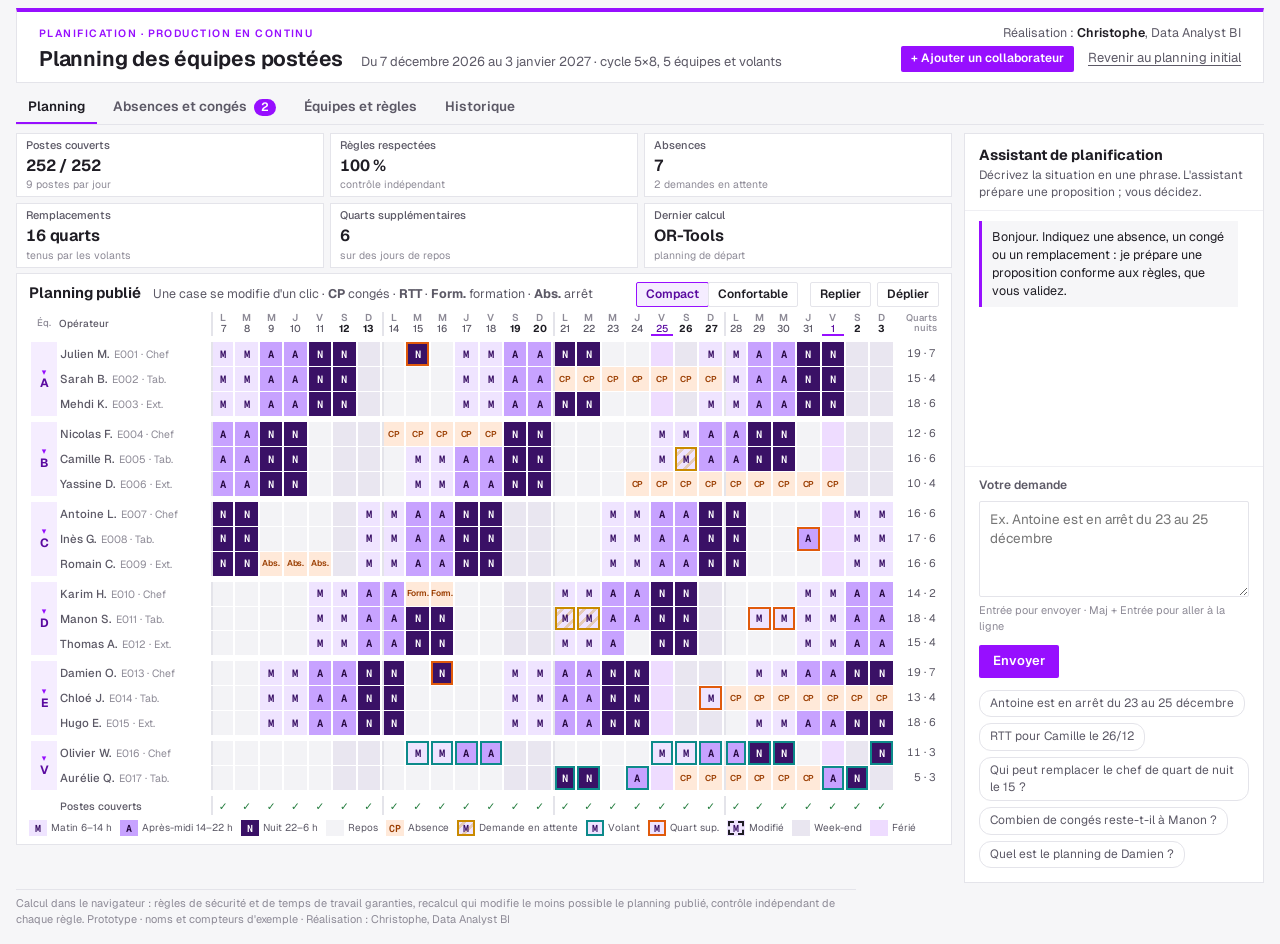
<file: docs/interactif/index.html>
<!doctype html>
<html lang="fr">
<head>
  <meta charset="utf-8">
  <meta name="viewport" content="width=device-width, initial-scale=1">
  <title>Planning des équipes postées</title>
  <meta name="description" content="Planning des équipes postées en 5×8 : congés, RTT, absences, assistant, recalcul et validation par le manager.">
  <link rel="preconnect" href="https://fonts.googleapis.com">
  <link rel="preconnect" href="https://fonts.gstatic.com" crossorigin>
  <link rel="stylesheet" href="https://fonts.googleapis.com/css2?family=Geist:wght@400;500;600;700&family=Geist+Mono:wght@500&display=swap">
  <link rel="stylesheet" href="style.css?v=2026-11-06r">
  <script src="donnees.js?v=2026-11-06r" defer></script>
  <script src="moteur.js?v=2026-11-06r" defer></script>
  <script src="assistant.js?v=2026-11-06r" defer></script>
  <script src="app.js?v=2026-11-06r" defer></script>
</head>
<body>
  <div class="page">
    <header class="entete">
      <div>
        <p class="surtitre">Planification · Production en continu</p>
        <div class="titre-ligne">
          <h1>Planning des équipes postées</h1>
          <p class="sous-titre" id="periode"></p>
        </div>
      </div>
      <div class="entete-droite">
        <p class="signature">Réalisation : <b>Christophe</b>, Data Analyst BI</p>
        <div class="actions-entete">
          <button type="button" class="principal petit" data-action="ouvrir-ajout">+ Ajouter un collaborateur</button>
          <button type="button" class="lien-discret" id="reinitialiser">Revenir au planning initial</button>
        </div>
      </div>
    </header>

    <nav class="onglets" role="tablist" aria-label="Sections">
      <button type="button" role="tab" data-onglet="planning" aria-selected="true">Planning</button>
      <button type="button" role="tab" data-onglet="absences" aria-selected="false">Absences et congés <span class="pastille" id="nb-attente" hidden></span></button>
      <button type="button" role="tab" data-onglet="equipe" aria-selected="false">Équipes et règles</button>
      <button type="button" role="tab" data-onglet="historique" aria-selected="false">Historique</button>
    </nav>

    <div class="mise-en-page">
      <main id="contenu">
        <section id="proposition" class="proposition" hidden aria-live="polite"></section>
        <section id="onglet-planning" class="onglet"></section>
        <section id="onglet-absences" class="onglet" hidden></section>
        <section id="onglet-equipe" class="onglet" hidden></section>
        <section id="onglet-historique" class="onglet" hidden></section>
      </main>

      <aside class="assistant" aria-label="Assistant de planification">
        <div class="assistant-entete">
          <h2>Assistant de planification</h2>
          <p>Décrivez la situation en une phrase. L'assistant prépare une proposition ; vous décidez.</p>
        </div>
        <div id="messages" class="messages" aria-live="polite"></div>
        <form id="form-assistant" class="saisie">
          <label for="question">Votre demande</label>
          <textarea id="question" rows="4" placeholder="Ex. Antoine est en arrêt du 23 au 25 décembre"></textarea>
          <div class="saisie-pied">
            <span class="astuce-clavier">Entrée pour envoyer · Maj + Entrée pour aller à la ligne</span>
            <button type="submit" class="principal">Envoyer</button>
          </div>
        </form>
        <div class="exemples" id="exemples" aria-label="Exemples de demandes"></div>
      </aside>
    </div>

    <footer class="pied">
      Calcul dans le navigateur : règles de sécurité et de temps de travail garanties, recalcul qui modifie le moins possible
      le planning publié, contrôle indépendant de chaque règle. Prototype · noms et compteurs d'exemple · Réalisation : Christophe, Data Analyst BI
    </footer>
  </div>

  <dialog id="fenetre" aria-labelledby="fenetre-titre">
    <form method="dialog">
      <h2 id="fenetre-titre"></h2>
      <div id="fenetre-corps"></div>
      <div class="fenetre-actions"><button type="submit" value="annuler" class="secondaire">Fermer</button></div>
    </form>
  </dialog>
</body>
</html>
</file>
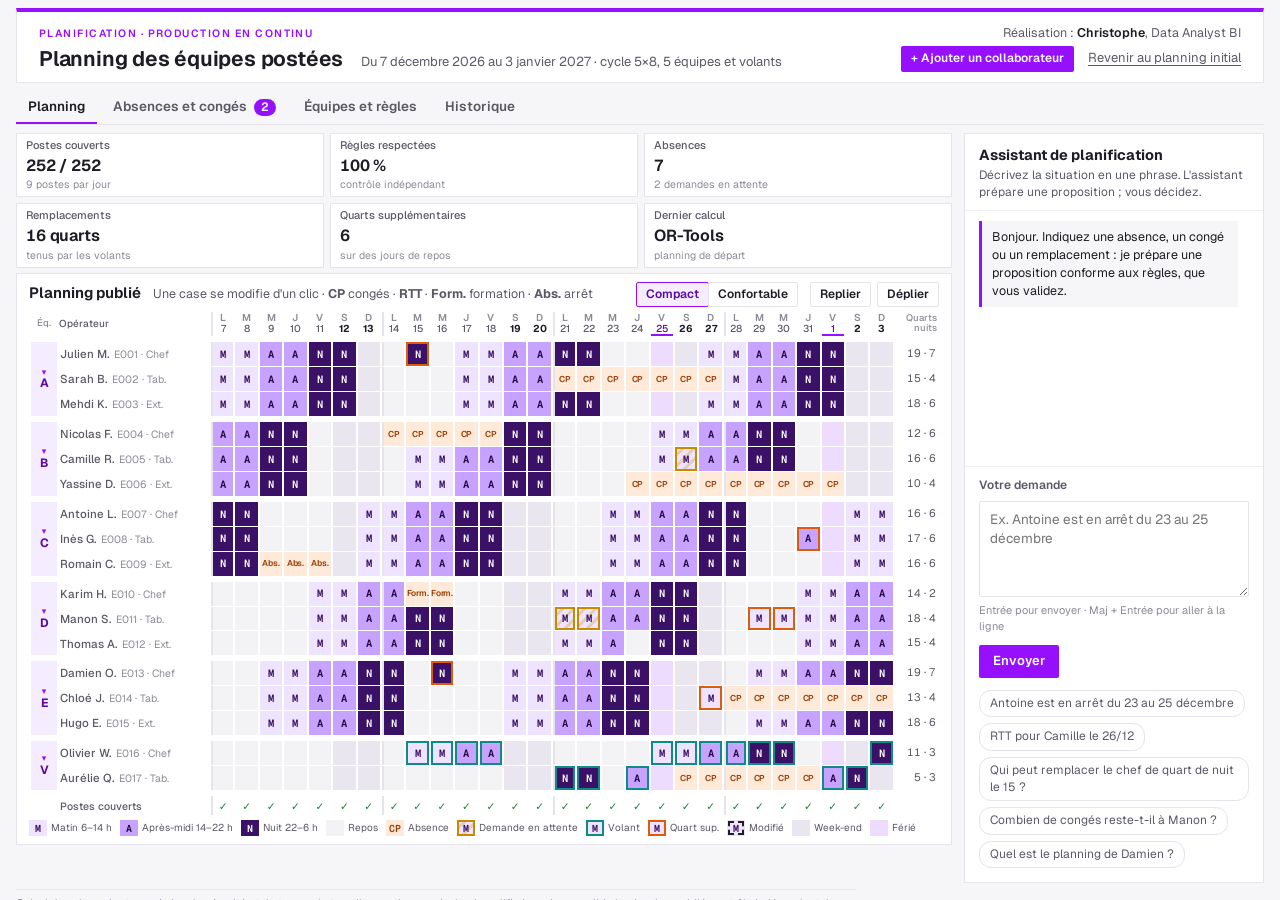
<file: docs/velo/index.html>
<!doctype html>
<html lang="fr">
<head>
  <meta charset="utf-8">
  <meta http-equiv="refresh" content="0; url=../interactif/">
  <title>Planning des équipes postées</title>
</head>
<body>
  <p>Cette page a été déplacée : <a href="../interactif/">planning des équipes postées</a>.</p>
</body>
</html>
</file>
<file: docs/interactif/style.css>
/* Planning des équipes postées — charte sobre : violet de marque, typographie Geist, angles nets.
   Mise en page : en-tête blanc, onglets, contenu à gauche, assistant à droite (en dessous sur téléphone). */
:root {
  --violet: #970fff; --violet-fonce: #5a0aa0; --violet-pale: #f5edff;
  --fond: #f6f6f8; --carte: #ffffff; --bord: #e4e4ea; --ligne: #efeff3;
  --texte: #1f1d24; --texte2: #5c5966; --texte3: #8d8a96;
  --qM: #efe4ff; --qA: #c7a2ff; --qN: #3a1166; --qN-texte: #ffffff;
  --repos: #f3f3f6; --abs: #ffe9d9; --abs-texte: #9a3d00; --attente: #c98a00;
  --volant: #0d8a8a; --sup: #e05a0c; --ok: #1f7a3a; --alerte: #b3261e;
  --police: "Geist", "Segoe UI", system-ui, -apple-system, sans-serif;
  --police-mono: "Geist Mono", ui-monospace, "SFMono-Regular", Consolas, monospace;
}
* { box-sizing: border-box; }
html, body { margin: 0; }
body { background: var(--fond); color: var(--texte); font: 14px/1.45 var(--police); -webkit-font-smoothing: antialiased; }
button, input, select, textarea { font: inherit; color: inherit; }
button { cursor: pointer; }
:focus-visible { outline: 2px solid var(--violet); outline-offset: 2px; }
h1, h2, h3 { text-wrap: balance; }
.page { max-width: 1440px; margin: 0 auto; padding-block: 8px 16px;
        padding-left: max(16px, env(safe-area-inset-left, 0px)); padding-right: max(16px, env(safe-area-inset-right, 0px)); }

/* En-tête */
.entete { display: flex; justify-content: space-between; align-items: flex-end; gap: 16px; flex-wrap: wrap;
          background: var(--carte); border: 1px solid var(--bord); border-top: 4px solid var(--violet); padding: 12px 22px 10px; }
.surtitre { margin: 0 0 5px; color: var(--violet); font-size: 10.5px; font-weight: 600; letter-spacing: .14em; text-transform: uppercase; }
h1 { margin: 0; font-size: 21px; font-weight: 650; letter-spacing: -.01em; line-height: 1.15; }
.sous-titre { margin: 0; color: var(--texte2); font-size: 13px; }
.titre-ligne { display: flex; align-items: baseline; gap: 4px 18px; flex-wrap: wrap; }
.lien-discret { background: none; border: 0; color: var(--texte2); text-decoration: underline; text-underline-offset: 3px; font-size: 13px; padding: 0; }

/* Onglets */
.onglets { display: flex; gap: 4px; margin: 8px 0 8px; border-bottom: 1px solid var(--bord); overflow-x: auto; }
.onglets button { background: none; border: 0; border-bottom: 2px solid transparent; padding: 6px 12px; color: var(--texte2); font-weight: 600; font-size: 13.5px; white-space: nowrap; }
.onglets button[aria-selected="true"] { color: var(--texte); border-bottom-color: var(--violet); }
.pastille { display: inline-block; min-width: 22px; padding: 0 7px; margin-left: 4px; background: var(--violet); color: #fff; font-size: 12px; text-align: center; border-radius: 11px; }

/* Mise en page */
.mise-en-page { display: grid; grid-template-columns: minmax(0, 1fr) 340px; gap: 12px; align-items: start; }
@media (max-width: 1420px) { .mise-en-page { grid-template-columns: minmax(0, 1fr) 300px; } }
@media (max-width: 1180px) { .mise-en-page { grid-template-columns: minmax(0, 1fr); } }
.carte { background: var(--carte); border: 1px solid var(--bord); padding: 8px 12px; margin-bottom: 8px; min-width: 0; }
.carte h2 { margin: 0 0 4px; font-size: 15px; font-weight: 650; }
.carte h3 { margin: 16px 0 8px; font-size: 15px; font-weight: 650; }
.note { margin: 0 0 8px; color: var(--texte2); font-size: 12.5px; max-width: 90ch; }

/* Indicateurs */
.kpis { display: grid; grid-template-columns: repeat(6, minmax(0, 1fr)); gap: 6px; margin-bottom: 5px; }
@media (max-width: 1320px) { .kpis { grid-template-columns: repeat(3, minmax(0, 1fr)); } }
@media (max-width: 560px) { .kpis { grid-template-columns: repeat(2, minmax(0, 1fr)); } }
.kpi { background: var(--carte); border: 1px solid var(--bord); padding: 4px 9px; min-width: 0; }
.kpi h3 { margin: 0; font-size: 11px; font-weight: 500; color: var(--texte2); white-space: nowrap; overflow: hidden; text-overflow: ellipsis; }
.kpi .valeur { margin: 0; font-size: 16px; font-weight: 650; letter-spacing: -.01em; font-variant-numeric: tabular-nums; white-space: nowrap; }
.kpi .detail { margin: 0; font-size: 10.5px; color: var(--texte3); white-space: nowrap; overflow: hidden; text-overflow: ellipsis; }
.kpi.alerte { border-color: #f0b8b3; }
.kpi.alerte .valeur { color: var(--alerte); }

/* Proposition */
.proposition { background: var(--violet-pale); border: 1px solid #d9bcff; border-left: 3px solid var(--violet); padding: 10px 14px; margin-bottom: 10px; }
.proposition .etiquette { margin: 0 0 4px; color: var(--violet-fonce); font-size: 12px; font-weight: 600; letter-spacing: .12em; text-transform: uppercase; }
.proposition h2 { margin: 0 0 4px; font-size: 15px; }
.chiffres { display: flex; flex-wrap: wrap; gap: 4px 18px; margin: 0 0 6px; padding: 0; list-style: none; font-size: 12.5px; color: var(--texte2); }
.chiffres b { color: var(--texte); font-variant-numeric: tabular-nums; }
.chiffres .manque b { color: var(--alerte); }
.changements { margin: 0; padding: 0; list-style: none; font-size: 12.5px; }
.changements li { padding: 3px 0; border-top: 1px solid #e8dcfb; display: grid; grid-template-columns: 150px minmax(0, 1fr); gap: 10px; }
.changements .quand { color: var(--texte2); font-variant-numeric: tabular-nums; }
.proposition .actions { display: flex; gap: 8px; flex-wrap: wrap; margin-top: 8px; }

/* Boutons */
.principal, .secondaire, .danger { padding: 6px 13px; font-weight: 600; font-size: 13px; border: 1px solid transparent; border-radius: 2px; }
.principal { background: var(--violet); color: #fff; }
.principal:hover { background: var(--violet-fonce); }
.principal[disabled], .secondaire[disabled], .danger[disabled] { opacity: .45; cursor: not-allowed; }
.secondaire { background: var(--carte); border-color: var(--bord); }
.secondaire:hover { border-color: var(--texte3); }
.danger { background: var(--carte); border-color: #efc2bd; color: var(--alerte); }
.petit { padding: 3px 9px; font-size: 12px; }

/* Grille du planning */
.defile { overflow-x: auto; }
.grille { border-collapse: separate; border-spacing: 2px 1px; font-size: 11px; min-width: 880px; width: 100%; }
.grille th { font-weight: 500; color: var(--texte2); }
.grille thead th { font-size: 10px; line-height: 1.1; padding: 0 0 2px; }
.grille thead th span { display: block; font-weight: 600; color: var(--texte3); }
.grille thead th.we { color: var(--texte); font-weight: 700; }
.grille .lundi { border-left: 2px solid var(--bord); }
.col-nom { position: sticky; left: 0; background: var(--carte); text-align: left; white-space: nowrap; padding-right: 8px; z-index: 1; font-weight: 500; color: var(--texte); font-size: 11.5px; line-height: 1.2; }
.col-nom small { color: var(--texte3); font-size: 10.5px; font-weight: 400; margin-left: 5px; }
.col-total { text-align: right; white-space: nowrap; padding-left: 8px; font-variant-numeric: tabular-nums; color: var(--texte2); font-size: 11px; }
.grille thead .col-total { font-size: 9.5px; line-height: 1.1; color: var(--texte3); }
.col-eq { position: sticky; left: 0; z-index: 2; width: 26px; min-width: 26px; padding: 0; background: var(--violet-pale); text-align: center; vertical-align: middle; }
.grille thead .col-eq { background: var(--carte); font-size: 9.5px; color: var(--texte3); }
tr.couverture .col-eq { background: var(--carte); }
.grille .col-nom { left: 26px; }
.bascule { width: 100%; height: 100%; background: none; border: 0; padding: 2px 0; color: var(--violet-fonce); font-weight: 700; font-size: 12px; line-height: 1.1; }
.bascule::before { content: "▾"; display: block; font-size: 9px; color: var(--violet); }
.bascule[aria-expanded="false"]::before { content: "▸"; }
tr.espace td { height: 4px; padding: 0; }
tr.replie th, tr.replie td { height: 18px; }
.outils-grille { display: flex; gap: 6px; flex-wrap: wrap; margin: 0 0 0 auto; }
.titre-grille { display: flex; align-items: baseline; gap: 4px 12px; flex-wrap: wrap; margin-bottom: 4px; }
.titre-grille h2, .titre-grille .note { margin: 0; }
.grille td.case { height: 19px; min-width: 22px; padding: 0; text-align: center; }
.case button { width: 100%; height: 100%; min-height: 19px; border: 0; background: transparent; font: 600 10.5px/1 var(--police-mono); padding: 0; color: inherit; }
.case button:hover { box-shadow: inset 0 0 0 2px var(--violet); }
.qM { background: var(--qM); color: #3a1166; }
.qA { background: var(--qA); color: #24073f; }
.qN { background: var(--qN); color: var(--qN-texte); }
.repos { background: var(--repos); }
.repos.we { background: #e9e6f0; }
.repos.ferie { background: #eedcff; }
.grille thead th.ferie { color: var(--violet-fonce); box-shadow: inset 0 -2px 0 var(--violet); }
.absence { background: var(--abs); color: var(--abs-texte); }
.absence button { font-family: var(--police); font-size: 9.5px; }
.volant { box-shadow: inset 0 0 0 2px var(--volant); }
.sup { box-shadow: inset 0 0 0 2px var(--sup); }
.attente { background-image: repeating-linear-gradient(135deg, transparent 0 5px, rgba(201, 138, 0, .28) 5px 8px); box-shadow: inset 0 0 0 2px var(--attente); }
.modifie { outline: 2px dashed var(--texte); outline-offset: -3px; }
tr.couverture th, tr.couverture td { font-size: 10.5px; padding-top: 3px; }
tr.couverture td { text-align: center; font-weight: 700; }
.ok { color: var(--ok); }
.manque-cellule { color: #fff; background: var(--alerte); }

.legende { list-style: none; display: flex; flex-wrap: wrap; gap: 3px 10px; padding: 0; margin: 4px 0 0; font-size: 10.5px; color: var(--texte2); }
.legende li { display: flex; align-items: center; gap: 7px; }
.legende span { display: inline-flex; align-items: center; justify-content: center; width: 22px; height: 16px; font: 600 10px var(--police-mono); }

/* Tableaux et formulaires */
.tableau { border-collapse: collapse; width: 100%; font-size: 13px; }
.tableau th { text-align: left; color: var(--texte2); font-weight: 600; font-size: 12px; border-bottom: 1px solid var(--bord); padding: 5px 8px; white-space: nowrap; }
.tableau td { border-bottom: 1px solid var(--ligne); padding: 4px 8px; vertical-align: middle; font-variant-numeric: tabular-nums; }
.tableau td.num, .tableau th.num { text-align: right; }
.tableau input[type="number"] { width: 70px; }
.statut { display: inline-block; padding: 2px 9px; font-size: 12.5px; font-weight: 600; border-radius: 11px; }
.statut.validee { background: #e4f3e8; color: var(--ok); }
.statut.en_attente { background: #fff3d6; color: #7a5300; }
.statut.refusee { background: var(--repos); color: var(--texte2); }
.formulaire { display: grid; grid-template-columns: repeat(auto-fit, minmax(170px, 1fr)); gap: 12px; align-items: end; }
.formulaire label, .champ { display: flex; flex-direction: column; gap: 5px; font-size: 13px; font-weight: 500; color: var(--texte2); }
input, select, textarea { border: 1px solid var(--bord); border-radius: 2px; padding: 5px 8px; background: var(--carte); }
input:focus, select:focus, textarea:focus { border-color: var(--violet); outline: none; box-shadow: 0 0 0 3px rgba(151, 15, 255, .15); }
.boutons { display: flex; gap: 10px; flex-wrap: wrap; margin-top: 14px; }
.message-form { margin: 10px 0 0; font-size: 14px; }
.message-form.erreur { color: var(--alerte); }
.message-form.succes { color: var(--ok); }
.historique { list-style: none; padding: 0; margin: 0; }
.historique li { padding: 10px 0; border-bottom: 1px solid var(--ligne); font-size: 14px; display: grid; grid-template-columns: 130px minmax(0, 1fr); gap: 12px; }
.historique time { color: var(--texte3); font-size: 13px; font-variant-numeric: tabular-nums; }
.regles { margin: 0; padding-left: 18px; color: var(--texte2); font-size: 14px; }
.regles li { margin: 4px 0; }

/* Assistant */
.assistant { background: var(--carte); border: 1px solid var(--bord); display: flex; flex-direction: column;
             position: sticky; top: 8px; height: calc(100vh - 150px); min-height: 440px; min-width: 0; }
@media (max-width: 1180px) { .assistant { position: static; height: auto; min-height: 0; } }
.assistant-entete { padding: 10px 14px 8px; border-bottom: 1px solid var(--ligne); }
.assistant-entete h2 { margin: 0; font-size: 14.5px; }
.assistant-entete p { margin: 2px 0 0; color: var(--texte2); font-size: 12px; }
.messages { flex: 1; overflow-y: auto; padding: 10px 14px; display: flex; flex-direction: column; gap: 8px; min-height: 120px; }
.bulle { max-width: 96%; padding: 7px 10px; font-size: 12.5px; line-height: 1.45; white-space: pre-line; }
.bulle.manager { align-self: flex-end; background: var(--texte); color: #fff; }
.bulle.assistant-msg { align-self: flex-start; background: var(--fond); border-left: 3px solid var(--violet); }
.bulle .actions { display: flex; gap: 8px; flex-wrap: wrap; margin-top: 10px; white-space: normal; }
.saisie { display: flex; flex-direction: column; gap: 6px; padding: 10px 14px; border-top: 1px solid var(--ligne); }
.saisie label { font-size: 12px; font-weight: 600; color: var(--texte2); }
.saisie textarea { width: 100%; min-height: 84px; resize: vertical; font-size: 13.5px; line-height: 1.45; padding: 8px 10px; }
.saisie-pied { display: flex; justify-content: space-between; align-items: center; gap: 10px; flex-wrap: wrap; }
.astuce-clavier { font-size: 11px; color: var(--texte3); }
.exemples { display: flex; flex-wrap: wrap; gap: 6px; padding: 2px 14px 14px; }
.exemples button { background: var(--carte); border: 1px solid var(--bord); border-radius: 12px; padding: 4px 10px; font-size: 12px; color: var(--texte2); text-align: left; }
.exemples button:hover { border-color: var(--violet); color: var(--violet-fonce); }

/* Fenêtre de modification d'une case */
dialog { border: 1px solid var(--bord); border-top: 4px solid var(--violet); padding: 20px 22px; max-width: min(480px, calc(100vw - 32px)); color: var(--texte); }
dialog::backdrop { background: rgba(31, 29, 36, .4); }
dialog h2 { margin: 0 0 12px; font-size: 18px; }
.choix { display: flex; flex-wrap: wrap; gap: 8px; margin: 10px 0; }
.fenetre-actions { display: flex; justify-content: flex-end; margin-top: 16px; }

.pied { border-top: 1px solid var(--bord); margin-top: 6px; padding-top: 6px; font-size: 11px; color: var(--texte3); max-width: 120ch; }
@media (max-width: 640px) {
  .col-nom small { display: none; }
  .chiffres { gap: 2px 12px; }
  .kpi .valeur { font-size: 22px; }
  .changements li, .historique li { grid-template-columns: 1fr; gap: 2px; }
}
@media (prefers-reduced-motion: reduce) { * { transition: none !important; } }

/* Boutons de densité */
.groupe-boutons { display: inline-flex; margin-right: 6px; }
.groupe-boutons button + button { margin-left: -1px; }
.groupe-boutons button[aria-pressed="true"] { background: var(--violet-pale); border-color: var(--violet); color: var(--violet-fonce); }

/* Affichage confortable : grand écran ou projection en réunion */
body.confortable { font-size: 15px; }
body.confortable h1 { font-size: 22px; }
body.confortable .kpi .valeur { font-size: 21px; }
body.confortable .kpi h3 { font-size: 12.5px; }
body.confortable .grille { font-size: 12.5px; border-spacing: 3px 2px; }
body.confortable .grille td.case, body.confortable .case button { height: 28px; min-height: 28px; }
body.confortable .case button { font-size: 12px; }
body.confortable .col-nom { font-size: 13px; }
body.confortable .col-nom small { font-size: 11.5px; }
body.confortable tr.espace td { height: 10px; }
body.confortable .legende { font-size: 12px; gap: 6px 16px; }
body.confortable .legende span { width: 28px; height: 20px; font-size: 11px; }
body.confortable .bulle { font-size: 14px; }

/* Colonnes de jours de largeur identique */
.grille { table-layout: fixed; }
.grille thead .col-eq { width: 26px; }
.grille thead .col-nom { width: 150px; }
.grille thead .col-total { width: 42px; }
.case button { overflow: hidden; white-space: nowrap; }
.absence button { font-size: 8.5px; letter-spacing: -.02em; }
body.confortable .grille thead .col-nom { width: 180px; }
body.confortable .absence button { font-size: 10px; }
@media (max-width: 1420px) {
  .legende { gap: 3px 8px; font-size: 10px; }
  .legende li { gap: 4px; }
  .legende span { width: 18px; }
}

/* Signature, toujours visible dans la bande du haut */
.entete-droite { display: flex; flex-direction: column; align-items: flex-end; gap: 4px; text-align: right; }
.signature { margin: 0; font-size: 12.5px; color: var(--texte2); }
.signature b { color: var(--texte); font-weight: 600; }
@media (max-width: 640px) { .entete-droite { align-items: flex-start; text-align: left; } }

/* Bouton d'ajout dans la bande du haut et fenêtre d'ajout */
.actions-entete { display: flex; align-items: center; gap: 14px; flex-wrap: wrap; justify-content: flex-end; }
.formulaire-fenetre { grid-template-columns: 1fr 1fr; }
.formulaire-fenetre .pleine { grid-column: 1 / -1; }
.formulaire-fenetre input, .formulaire-fenetre select { width: 100%; }
dialog .boutons { justify-content: flex-end; }
@media (max-width: 640px) { .actions-entete { justify-content: flex-start; } .formulaire-fenetre { grid-template-columns: 1fr; } }
dialog.mode-ajout .fenetre-actions { display: none; }
</file>
